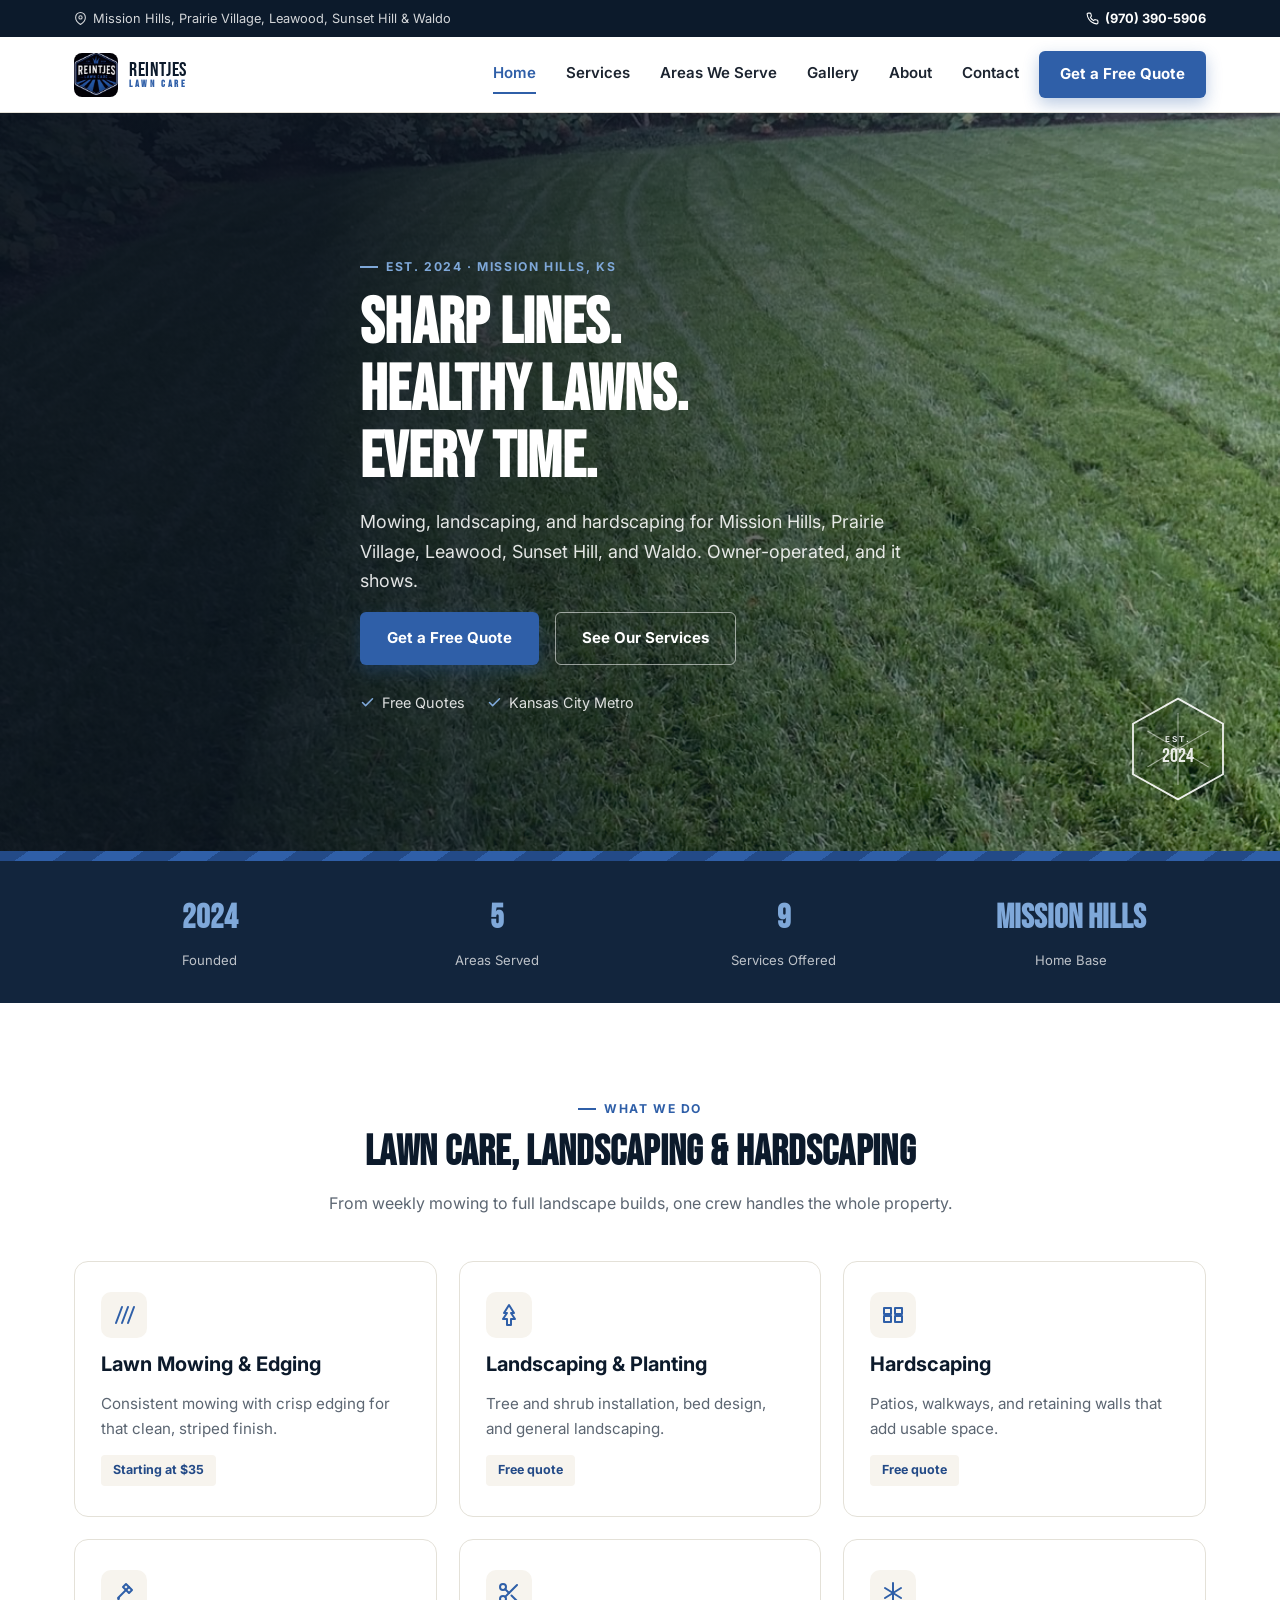
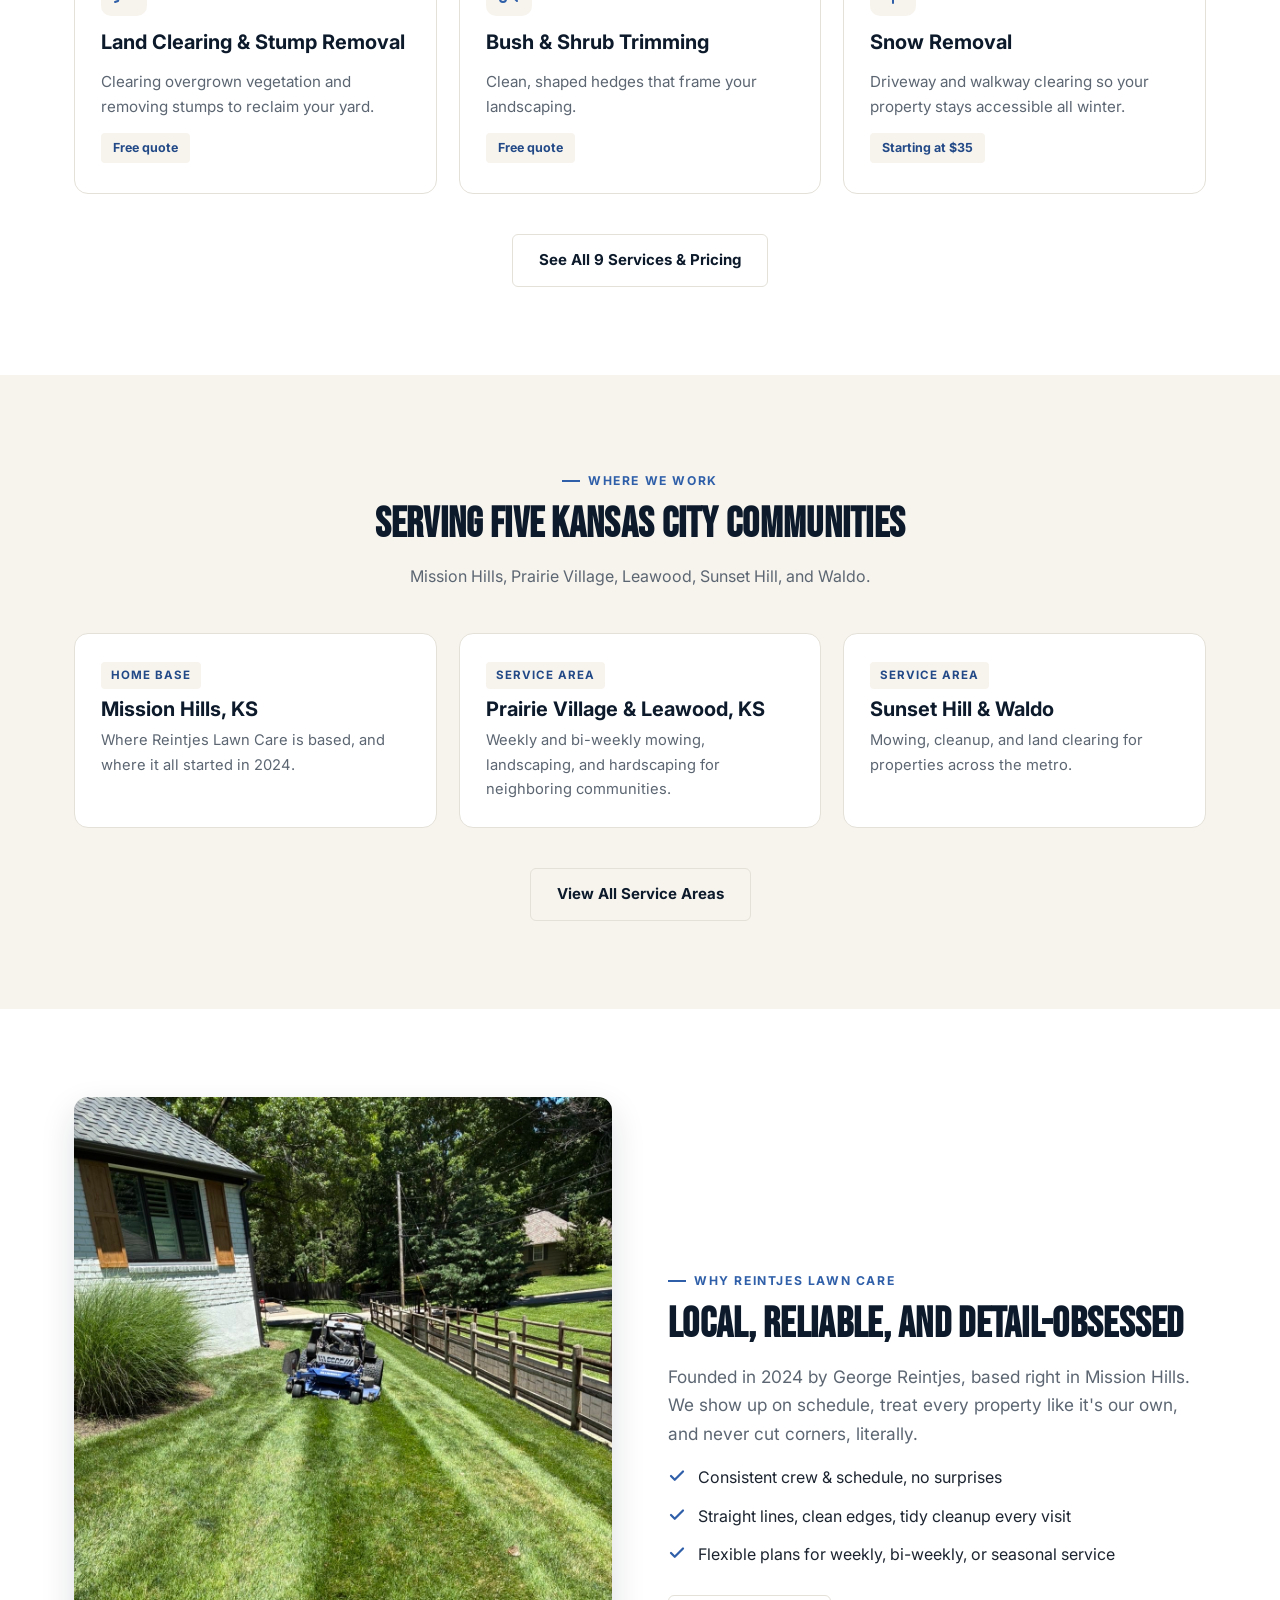
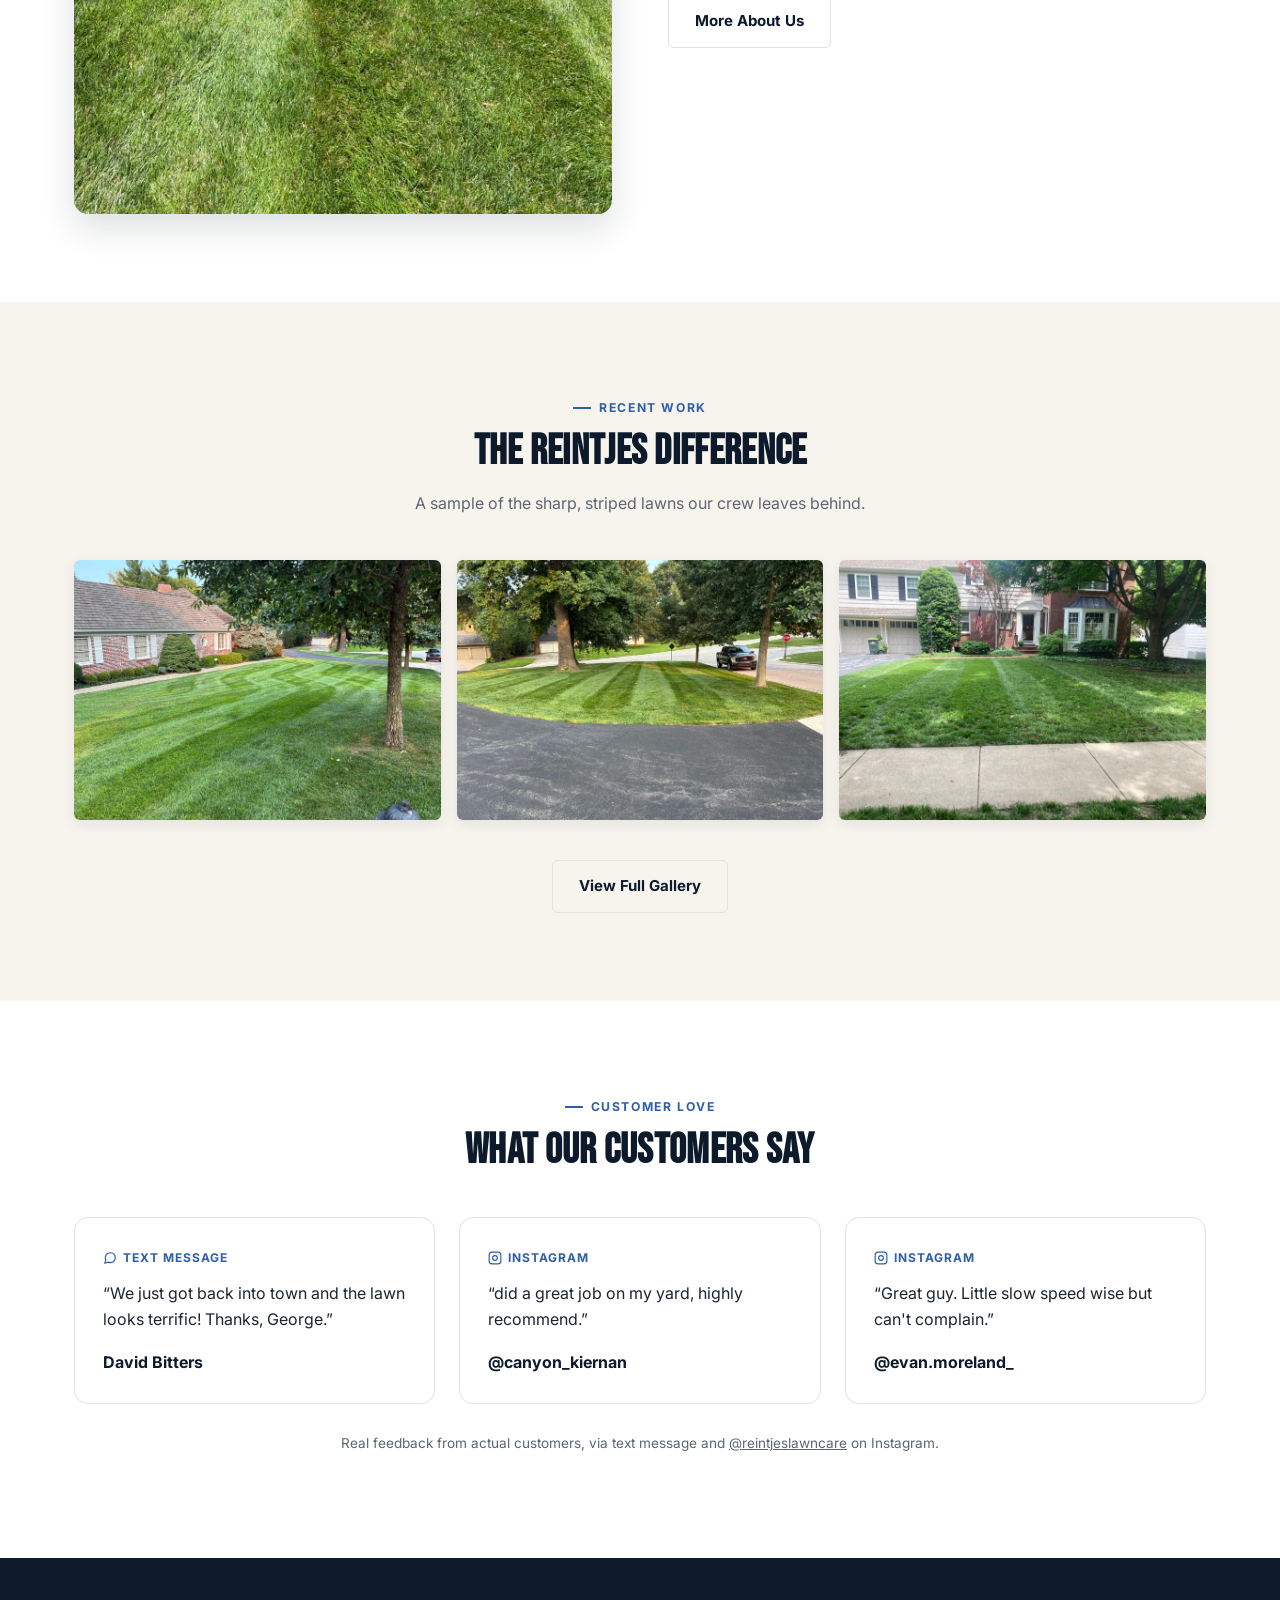
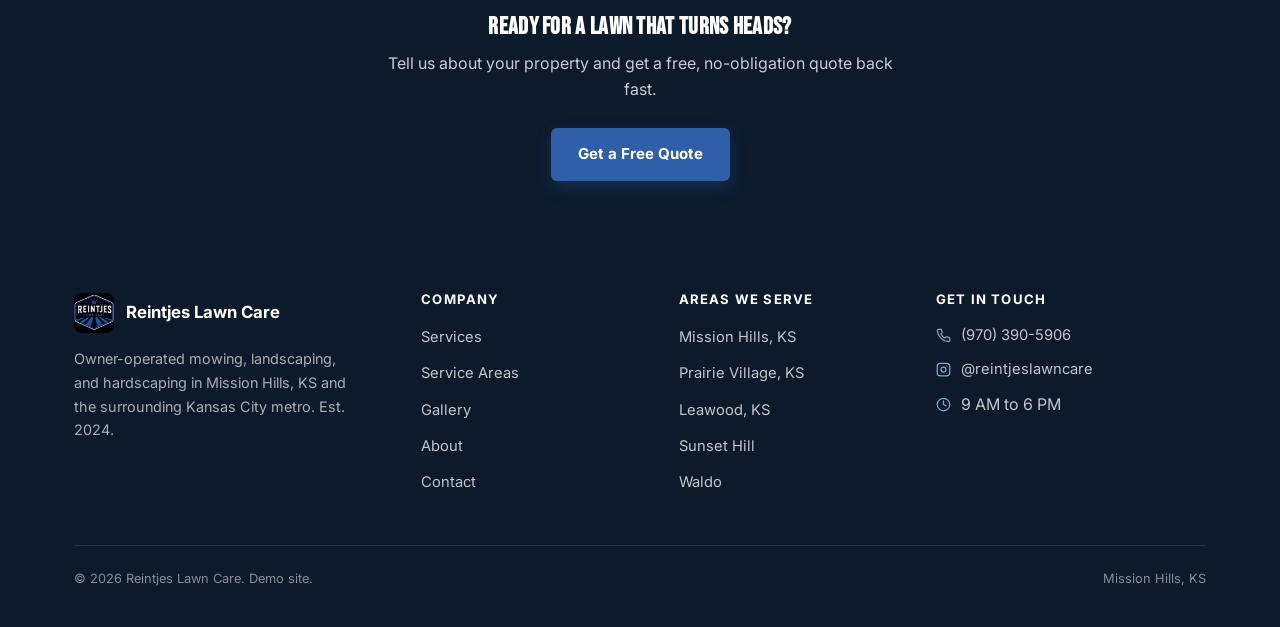
<file: index.html>
<!DOCTYPE html>
<html lang="en">
<head>
<meta charset="UTF-8">
<meta name="viewport" content="width=device-width, initial-scale=1.0">
<title>Reintjes Lawn Care | Mowing &amp; Landscaping in Mission Hills, KS</title>
<meta name="description" content="Reintjes Lawn Care provides mowing, landscaping, hardscaping, and land clearing in Mission Hills, Prairie Village, Leawood, Sunset Hill, and Waldo. Free quotes.">
<link rel="canonical" href="https://www.reintjeslawncare.org/">
<meta property="og:type" content="website">
<meta property="og:site_name" content="Reintjes Lawn Care">
<meta property="og:title" content="Reintjes Lawn Care | Mowing &amp; Landscaping in Mission Hills, KS">
<meta property="og:description" content="Mowing, landscaping, hardscaping, and land clearing in Mission Hills, Prairie Village, Leawood, Sunset Hill, and Waldo. Free quotes.">
<meta property="og:url" content="https://www.reintjeslawncare.org/">
<meta property="og:image" content="https://www.reintjeslawncare.org/assets/images/hero-lawn.jpg">
<meta name="twitter:card" content="summary_large_image">
<meta name="twitter:title" content="Reintjes Lawn Care | Mowing &amp; Landscaping in Mission Hills, KS">
<meta name="twitter:description" content="Mowing, landscaping, hardscaping, and land clearing in Mission Hills, Prairie Village, Leawood, Sunset Hill, and Waldo.">
<link rel="icon" href="/assets/images/logo.jpg">
<link rel="preconnect" href="https://fonts.googleapis.com">
<link rel="preconnect" href="https://fonts.gstatic.com" crossorigin>
<link href="https://fonts.googleapis.com/css2?family=Bebas+Neue&family=Inter:wght@400;500;600;700;800&display=swap" rel="stylesheet">
<link rel="stylesheet" href="/css/style.css">
<script type="application/ld+json">
{
  "@context": "https://schema.org",
  "@type": "LandscapingBusiness",
  "@id": "https://www.reintjeslawncare.org/#business",
  "name": "Reintjes Lawn Care",
  "image": "https://www.reintjeslawncare.org/assets/images/hero-lawn.jpg",
  "logo": "https://www.reintjeslawncare.org/assets/images/logo.jpg",
  "url": "https://www.reintjeslawncare.org/",
  "telephone": "+1-970-390-5906",
  "priceRange": "$$",
  "founder": { "@type": "Person", "name": "George Reintjes" },
  "foundingDate": "2024",
  "address": { "@type": "PostalAddress", "addressLocality": "Mission Hills", "addressRegion": "KS", "addressCountry": "US" },
  "areaServed": [
    { "@type": "Place", "name": "Mission Hills, KS" },
    { "@type": "Place", "name": "Prairie Village, KS" },
    { "@type": "Place", "name": "Leawood, KS" },
    { "@type": "Place", "name": "Sunset Hill, KS" },
    { "@type": "Place", "name": "Waldo, MO" }
  ],
  "sameAs": ["https://www.instagram.com/reintjeslawncare"],
  "hasOfferCatalog": {
    "@type": "OfferCatalog",
    "name": "Lawn Care Services",
    "itemListElement": [
      { "@type": "Offer", "itemOffered": { "@type": "Service", "name": "Lawn Mowing & Edging" }, "priceSpecification": { "@type": "UnitPriceSpecification", "price": "35", "priceCurrency": "USD", "unitText": "starting price" } },
      { "@type": "Offer", "itemOffered": { "@type": "Service", "name": "Landscaping & Planting" } },
      { "@type": "Offer", "itemOffered": { "@type": "Service", "name": "Hardscaping" } },
      { "@type": "Offer", "itemOffered": { "@type": "Service", "name": "Land Clearing & Stump Removal" } },
      { "@type": "Offer", "itemOffered": { "@type": "Service", "name": "Bush & Shrub Trimming" } },
      { "@type": "Offer", "itemOffered": { "@type": "Service", "name": "Grading & Bed Prep" } },
      { "@type": "Offer", "itemOffered": { "@type": "Service", "name": "Mulching" }, "priceSpecification": { "@type": "UnitPriceSpecification", "price": "1.30", "priceCurrency": "USD", "unitText": "per sq ft, starting price" } },
      { "@type": "Offer", "itemOffered": { "@type": "Service", "name": "Leaf Cleanup" }, "priceSpecification": { "@type": "UnitPriceSpecification", "price": "60", "priceCurrency": "USD", "unitText": "per man hour" } },
      { "@type": "Offer", "itemOffered": { "@type": "Service", "name": "Snow Removal" }, "priceSpecification": { "@type": "UnitPriceSpecification", "price": "35", "priceCurrency": "USD", "unitText": "starting price" } }
    ]
  },
  "review": [
    { "@type": "Review", "author": { "@type": "Person", "name": "David Bitters" }, "reviewBody": "We just got back into town and the lawn looks terrific! Thanks, George." },
    { "@type": "Review", "author": { "@type": "Person", "name": "canyon_kiernan" }, "reviewBody": "did a great job on my yard, highly recommend." },
    { "@type": "Review", "author": { "@type": "Person", "name": "evan.moreland_" }, "reviewBody": "Great guy. Little slow speed wise but can't complain." }
  ]
}
</script>
</head>
<body>

<div class="topbar">
  <div class="container topbar-inner">
    <span class="topbar-item"><svg viewBox="0 0 24 24" fill="none" stroke="currentColor" stroke-width="2" stroke-linecap="round" stroke-linejoin="round"><path d="M21 10c0 7-9 13-9 13s-9-6-9-13a9 9 0 0 1 18 0z"/><circle cx="12" cy="10" r="3"/></svg> Mission Hills, Prairie Village, Leawood, Sunset Hill &amp; Waldo</span>
    <a href="tel:+19703905906" class="topbar-item"><svg viewBox="0 0 24 24" fill="none" stroke="currentColor" stroke-width="2" stroke-linecap="round" stroke-linejoin="round"><path d="M22 16.92v3a2 2 0 0 1-2.18 2 19.79 19.79 0 0 1-8.63-3.07 19.5 19.5 0 0 1-6-6 19.79 19.79 0 0 1-3.07-8.67A2 2 0 0 1 4.11 2h3a2 2 0 0 1 2 1.72c.13.96.36 1.9.7 2.81a2 2 0 0 1-.45 2.11L8.09 9.91a16 16 0 0 0 6 6l1.27-1.27a2 2 0 0 1 2.11-.45c.91.34 1.85.57 2.81.7A2 2 0 0 1 22 16.92z"/></svg> (970) 390-5906</a>
  </div>
</div>

<header class="site-header" id="header">
  <div class="container header-inner">
    <a href="/" class="brand">
      <img src="/assets/images/logo.jpg" alt="Reintjes Lawn Care logo" class="brand-logo">
      <span class="brand-text">REINTJES <span>LAWN CARE</span></span>
    </a>
    <nav class="main-nav" id="main-nav">
      <a href="/" aria-current="page">Home</a>
      <a href="/services/">Services</a>
      <a href="/service-areas/">Areas We Serve</a>
      <a href="/gallery/">Gallery</a>
      <a href="/about/">About</a>
      <a href="/contact/">Contact</a>
    </nav>
    <a href="/contact/" class="btn btn-primary nav-cta">Get a Free Quote</a>
    <button class="nav-toggle" id="nav-toggle" aria-label="Toggle menu">
      <span></span><span></span><span></span>
    </button>
  </div>
</header>

<section class="hero">
  <div class="hero-media">
    <img src="/assets/images/hero-lawn.jpg" alt="Freshly mowed striped backyard lawn maintained by Reintjes Lawn Care in Mission Hills, KS">
    <div class="hero-overlay"></div>
  </div>
  <div class="container hero-content">
    <p class="eyebrow">Est. 2024 &middot; Mission Hills, KS</p>
    <h1>Sharp Lines.<br>Healthy Lawns.<br>Every Time.</h1>
    <p class="hero-sub">Mowing, landscaping, and hardscaping for Mission Hills, Prairie Village, Leawood, Sunset Hill, and Waldo. Owner-operated, and it shows.</p>
    <div class="hero-actions">
      <a href="/contact/" class="btn btn-primary">Get a Free Quote</a>
      <a href="/services/" class="btn btn-outline">See Our Services</a>
    </div>
    <ul class="hero-badges">
      <li><svg viewBox="0 0 24 24" fill="none" stroke="currentColor" stroke-width="2.5" stroke-linecap="round" stroke-linejoin="round"><polyline points="20 6 9 17 4 12"/></svg> Free Quotes</li>
      <li><svg viewBox="0 0 24 24" fill="none" stroke="currentColor" stroke-width="2.5" stroke-linecap="round" stroke-linejoin="round"><polyline points="20 6 9 17 4 12"/></svg> Kansas City Metro</li>
    </ul>
  </div>
  <svg class="est-badge" viewBox="0 0 120 120" fill="none" xmlns="http://www.w3.org/2000/svg" aria-hidden="true">
    <polygon points="60,4 110,32 110,88 60,116 10,88 10,32" stroke="currentColor" stroke-width="2"/>
    <line x1="60" y1="60" x2="60" y2="20" stroke="currentColor" stroke-width="1.2" opacity="0.55"/>
    <line x1="60" y1="60" x2="94" y2="40" stroke="currentColor" stroke-width="1.2" opacity="0.55"/>
    <line x1="60" y1="60" x2="94" y2="80" stroke="currentColor" stroke-width="1.2" opacity="0.55"/>
    <line x1="60" y1="60" x2="60" y2="100" stroke="currentColor" stroke-width="1.2" opacity="0.55"/>
    <line x1="60" y1="60" x2="26" y2="80" stroke="currentColor" stroke-width="1.2" opacity="0.55"/>
    <line x1="60" y1="60" x2="26" y2="40" stroke="currentColor" stroke-width="1.2" opacity="0.55"/>
    <text x="60" y="52" text-anchor="middle" font-family="Inter, sans-serif" font-size="9" font-weight="700" letter-spacing="2" fill="currentColor">EST.</text>
    <text x="60" y="74" text-anchor="middle" font-family="'Bebas Neue', sans-serif" font-size="22" fill="currentColor">2024</text>
  </svg>
</section>

<div class="stripe-divider"></div>

<section class="strip">
  <div class="container strip-inner">
    <div class="strip-item"><strong>2024</strong><span>Founded</span></div>
    <div class="strip-item"><strong>5</strong><span>Areas Served</span></div>
    <div class="strip-item"><strong>9</strong><span>Services Offered</span></div>
    <div class="strip-item"><strong>Mission Hills</strong><span>Home Base</span></div>
  </div>
</section>

<section class="section" id="services">
  <div class="container">
    <div class="section-head center">
      <p class="eyebrow center">What We Do</p>
      <h2 class="section-title">Lawn Care, Landscaping &amp; Hardscaping</h2>
      <p class="section-sub center">From weekly mowing to full landscape builds, one crew handles the whole property.</p>
    </div>
    <div class="services-grid">
      <div class="service-card">
        <div class="service-icon"><svg viewBox="0 0 24 24" fill="none" stroke="currentColor" stroke-width="2" stroke-linecap="round"><line x1="4" y1="20" x2="10" y2="4"/><line x1="10" y1="20" x2="16" y2="4"/><line x1="16" y1="20" x2="22" y2="4"/></svg></div>
        <h3>Lawn Mowing &amp; Edging</h3>
        <p>Consistent mowing with crisp edging for that clean, striped finish.</p>
        <div class="service-price">Starting at $35</div>
      </div>
      <div class="service-card">
        <div class="service-icon"><svg viewBox="0 0 24 24" fill="none" stroke="currentColor" stroke-width="2" stroke-linecap="round" stroke-linejoin="round"><path d="M12 2 7 10h3l-4 6h4v6h4v-6h4l-4-6h3z"/></svg></div>
        <h3>Landscaping &amp; Planting</h3>
        <p>Tree and shrub installation, bed design, and general landscaping.</p>
        <div class="service-price">Free quote</div>
      </div>
      <div class="service-card">
        <div class="service-icon"><svg viewBox="0 0 24 24" fill="none" stroke="currentColor" stroke-width="2" stroke-linejoin="round"><rect x="3" y="5" width="7" height="6"/><rect x="14" y="5" width="7" height="6"/><rect x="3" y="13" width="7" height="6"/><rect x="14" y="13" width="7" height="6"/></svg></div>
        <h3>Hardscaping</h3>
        <p>Patios, walkways, and retaining walls that add usable space.</p>
        <div class="service-price">Free quote</div>
      </div>
      <div class="service-card">
        <div class="service-icon"><svg viewBox="0 0 24 24" fill="none" stroke="currentColor" stroke-width="2" stroke-linecap="round" stroke-linejoin="round"><path d="M14 3l6 6-3 3-6-6z"/><path d="M17 6l-11 11"/><path d="M3 21l3-1 1-3"/></svg></div>
        <h3>Land Clearing &amp; Stump Removal</h3>
        <p>Clearing overgrown vegetation and removing stumps to reclaim your yard.</p>
        <div class="service-price">Free quote</div>
      </div>
      <div class="service-card">
        <div class="service-icon"><svg viewBox="0 0 24 24" fill="none" stroke="currentColor" stroke-width="2" stroke-linecap="round" stroke-linejoin="round"><circle cx="6" cy="6" r="3"/><circle cx="6" cy="18" r="3"/><line x1="20" y1="4" x2="8.12" y2="15.88"/><line x1="14.47" y1="14.48" x2="20" y2="20"/><line x1="8.12" y1="8.12" x2="12" y2="12"/></svg></div>
        <h3>Bush &amp; Shrub Trimming</h3>
        <p>Clean, shaped hedges that frame your landscaping.</p>
        <div class="service-price">Free quote</div>
      </div>
      <div class="service-card">
        <div class="service-icon"><svg viewBox="0 0 24 24" fill="none" stroke="currentColor" stroke-width="2" stroke-linecap="round"><line x1="12" y1="2" x2="12" y2="22"/><line x1="4" y1="7" x2="20" y2="17"/><line x1="20" y1="7" x2="4" y2="17"/></svg></div>
        <h3>Snow Removal</h3>
        <p>Driveway and walkway clearing so your property stays accessible all winter.</p>
        <div class="service-price">Starting at $35</div>
      </div>
    </div>
    <div class="service-more">
      <a href="/services/" class="btn btn-outline-dark">See All 9 Services &amp; Pricing</a>
    </div>
  </div>
</section>

<section class="section alt">
  <div class="container">
    <div class="section-head center">
      <p class="eyebrow center">Where We Work</p>
      <h2 class="section-title">Serving Five Kansas City Communities</h2>
      <p class="section-sub center">Mission Hills, Prairie Village, Leawood, Sunset Hill, and Waldo.</p>
    </div>
    <div class="areas-grid">
      <div class="area-card">
        <span class="area-tag">Home Base</span>
        <h3>Mission Hills, KS</h3>
        <p>Where Reintjes Lawn Care is based, and where it all started in 2024.</p>
      </div>
      <div class="area-card">
        <span class="area-tag">Service Area</span>
        <h3>Prairie Village &amp; Leawood, KS</h3>
        <p>Weekly and bi-weekly mowing, landscaping, and hardscaping for neighboring communities.</p>
      </div>
      <div class="area-card">
        <span class="area-tag">Service Area</span>
        <h3>Sunset Hill &amp; Waldo</h3>
        <p>Mowing, cleanup, and land clearing for properties across the metro.</p>
      </div>
    </div>
    <div class="service-more">
      <a href="/service-areas/" class="btn btn-outline-dark">View All Service Areas</a>
    </div>
  </div>
</section>

<section class="section">
  <div class="container about-grid">
    <div class="about-media">
      <img src="/assets/images/gallery-2.jpg" alt="Reintjes Lawn Care zero-turn mower striping a backyard along a fence line" loading="lazy">
    </div>
    <div class="about-copy">
      <p class="eyebrow">Why Reintjes Lawn Care</p>
      <h2 class="section-title">Local, Reliable, and Detail-Obsessed</h2>
      <p class="lede">Founded in 2024 by George Reintjes, based right in Mission Hills. We show up on schedule, treat every property like it's our own, and never cut corners, literally.</p>
      <ul class="checklist">
        <li>Consistent crew &amp; schedule, no surprises</li>
        <li>Straight lines, clean edges, tidy cleanup every visit</li>
        <li>Flexible plans for weekly, bi-weekly, or seasonal service</li>
      </ul>
      <a href="/about/" class="btn btn-outline-dark">More About Us</a>
    </div>
  </div>
</section>

<section class="section alt">
  <div class="container">
    <div class="section-head center">
      <p class="eyebrow center">Recent Work</p>
      <h2 class="section-title">The Reintjes Difference</h2>
      <p class="section-sub center">A sample of the sharp, striped lawns our crew leaves behind.</p>
    </div>
    <div class="gallery-grid gallery-preview">
      <div class="gallery-item">
        <img src="/assets/images/gallery-3.jpg" alt="Striped front lawn along a driveway in Mission Hills, KS" loading="lazy">
      </div>
      <div class="gallery-item">
        <img src="/assets/images/gallery-6.jpg" alt="Striped corner-lot lawn near a stop sign" loading="lazy">
      </div>
      <div class="gallery-item">
        <img src="/assets/images/gallery-8.jpg" alt="Striped front lawn of a brick colonial home" loading="lazy">
      </div>
    </div>
    <div class="service-more">
      <a href="/gallery/" class="btn btn-outline-dark">View Full Gallery</a>
    </div>
  </div>
</section>

<section class="section" id="reviews">
  <div class="container">
    <div class="section-head center">
      <p class="eyebrow center">Customer Love</p>
      <h2 class="section-title">What Our Customers Say</h2>
    </div>
    <div class="reviews-grid">
      <div class="review-card">
        <div class="review-source"><svg viewBox="0 0 24 24" fill="none" stroke="currentColor" stroke-width="2" stroke-linecap="round" stroke-linejoin="round"><path d="M21 11.5a8.38 8.38 0 0 1-.9 3.8 8.5 8.5 0 0 1-7.6 4.7 8.38 8.38 0 0 1-3.8-.9L3 21l1.9-5.7a8.38 8.38 0 0 1-.9-3.8 8.5 8.5 0 0 1 4.7-7.6 8.38 8.38 0 0 1 3.8-.9h.5a8.48 8.48 0 0 1 8 8v.5z"/></svg> Text Message</div>
        <p>&ldquo;We just got back into town and the lawn looks terrific! Thanks, George.&rdquo;</p>
        <span class="review-author">David Bitters</span>
      </div>
      <div class="review-card">
        <div class="review-source"><svg viewBox="0 0 24 24" fill="none" stroke="currentColor" stroke-width="2" stroke-linecap="round" stroke-linejoin="round"><rect x="2" y="2" width="20" height="20" rx="5"/><circle cx="12" cy="12" r="4"/><circle cx="17.5" cy="6.5" r="0.8" fill="currentColor" stroke="none"/></svg> Instagram</div>
        <p>&ldquo;did a great job on my yard, highly recommend.&rdquo;</p>
        <span class="review-author">@canyon_kiernan</span>
      </div>
      <div class="review-card">
        <div class="review-source"><svg viewBox="0 0 24 24" fill="none" stroke="currentColor" stroke-width="2" stroke-linecap="round" stroke-linejoin="round"><rect x="2" y="2" width="20" height="20" rx="5"/><circle cx="12" cy="12" r="4"/><circle cx="17.5" cy="6.5" r="0.8" fill="currentColor" stroke="none"/></svg> Instagram</div>
        <p>&ldquo;Great guy. Little slow speed wise but can't complain.&rdquo;</p>
        <span class="review-author">@evan.moreland_</span>
      </div>
    </div>
    <p class="section-sub center placeholder-note" style="margin-top:28px;">Real feedback from actual customers, via text message and <a href="https://www.instagram.com/reintjeslawncare" target="_blank" rel="noopener">@reintjeslawncare</a> on Instagram.</p>
  </div>
</section>

<section class="cta-band">
  <div class="container">
    <h2>Ready for a Lawn That Turns Heads?</h2>
    <p>Tell us about your property and get a free, no-obligation quote back fast.</p>
    <a href="/contact/" class="btn btn-primary">Get a Free Quote</a>
  </div>
</section>

<footer class="site-footer">
  <div class="container">
    <div class="footer-grid">
      <div class="footer-col">
        <div class="footer-brand">
          <img src="/assets/images/logo.jpg" alt="Reintjes Lawn Care logo">
          <p>Reintjes Lawn Care</p>
        </div>
        <p class="footer-desc">Owner-operated mowing, landscaping, and hardscaping in Mission Hills, KS and the surrounding Kansas City metro. Est. 2024.</p>
      </div>
      <div class="footer-col">
        <h4>Company</h4>
        <ul>
          <li><a href="/services/">Services</a></li>
          <li><a href="/service-areas/">Service Areas</a></li>
          <li><a href="/gallery/">Gallery</a></li>
          <li><a href="/about/">About</a></li>
          <li><a href="/contact/">Contact</a></li>
        </ul>
      </div>
      <div class="footer-col">
        <h4>Areas We Serve</h4>
        <ul>
          <li><a href="/service-areas/">Mission Hills, KS</a></li>
          <li><a href="/service-areas/">Prairie Village, KS</a></li>
          <li><a href="/service-areas/">Leawood, KS</a></li>
          <li><a href="/service-areas/">Sunset Hill</a></li>
          <li><a href="/service-areas/">Waldo</a></li>
        </ul>
      </div>
      <div class="footer-col">
        <h4>Get In Touch</h4>
        <ul class="footer-contact">
          <li><svg viewBox="0 0 24 24" fill="none" stroke="currentColor" stroke-width="2" stroke-linecap="round" stroke-linejoin="round"><path d="M22 16.92v3a2 2 0 0 1-2.18 2 19.79 19.79 0 0 1-8.63-3.07 19.5 19.5 0 0 1-6-6 19.79 19.79 0 0 1-3.07-8.67A2 2 0 0 1 4.11 2h3a2 2 0 0 1 2 1.72c.13.96.36 1.9.7 2.81a2 2 0 0 1-.45 2.11L8.09 9.91a16 16 0 0 0 6 6l1.27-1.27a2 2 0 0 1 2.11-.45c.91.34 1.85.57 2.81.7A2 2 0 0 1 22 16.92z"/></svg><a href="tel:+19703905906">(970) 390-5906</a></li>
          <li><svg viewBox="0 0 24 24" fill="none" stroke="currentColor" stroke-width="2" stroke-linecap="round" stroke-linejoin="round"><rect x="2" y="2" width="20" height="20" rx="5"/><circle cx="12" cy="12" r="4"/><circle cx="17.5" cy="6.5" r="0.8" fill="currentColor" stroke="none"/></svg><a href="https://www.instagram.com/reintjeslawncare" target="_blank" rel="noopener">@reintjeslawncare</a></li>
          <li><svg viewBox="0 0 24 24" fill="none" stroke="currentColor" stroke-width="2" stroke-linecap="round" stroke-linejoin="round"><circle cx="12" cy="12" r="10"/><polyline points="12 6 12 12 16 14"/></svg>9 AM to 6 PM</li>
        </ul>
      </div>
    </div>
    <div class="footer-bottom">
      <p>&copy; <span id="year"></span> Reintjes Lawn Care. Demo site.</p>
      <p>Mission Hills, KS</p>
    </div>
  </div>
</footer>

<a href="/contact/" class="floating-cta">Get a Free Quote</a>

<script src="/js/script.js"></script>
</body>
</html>
</file>
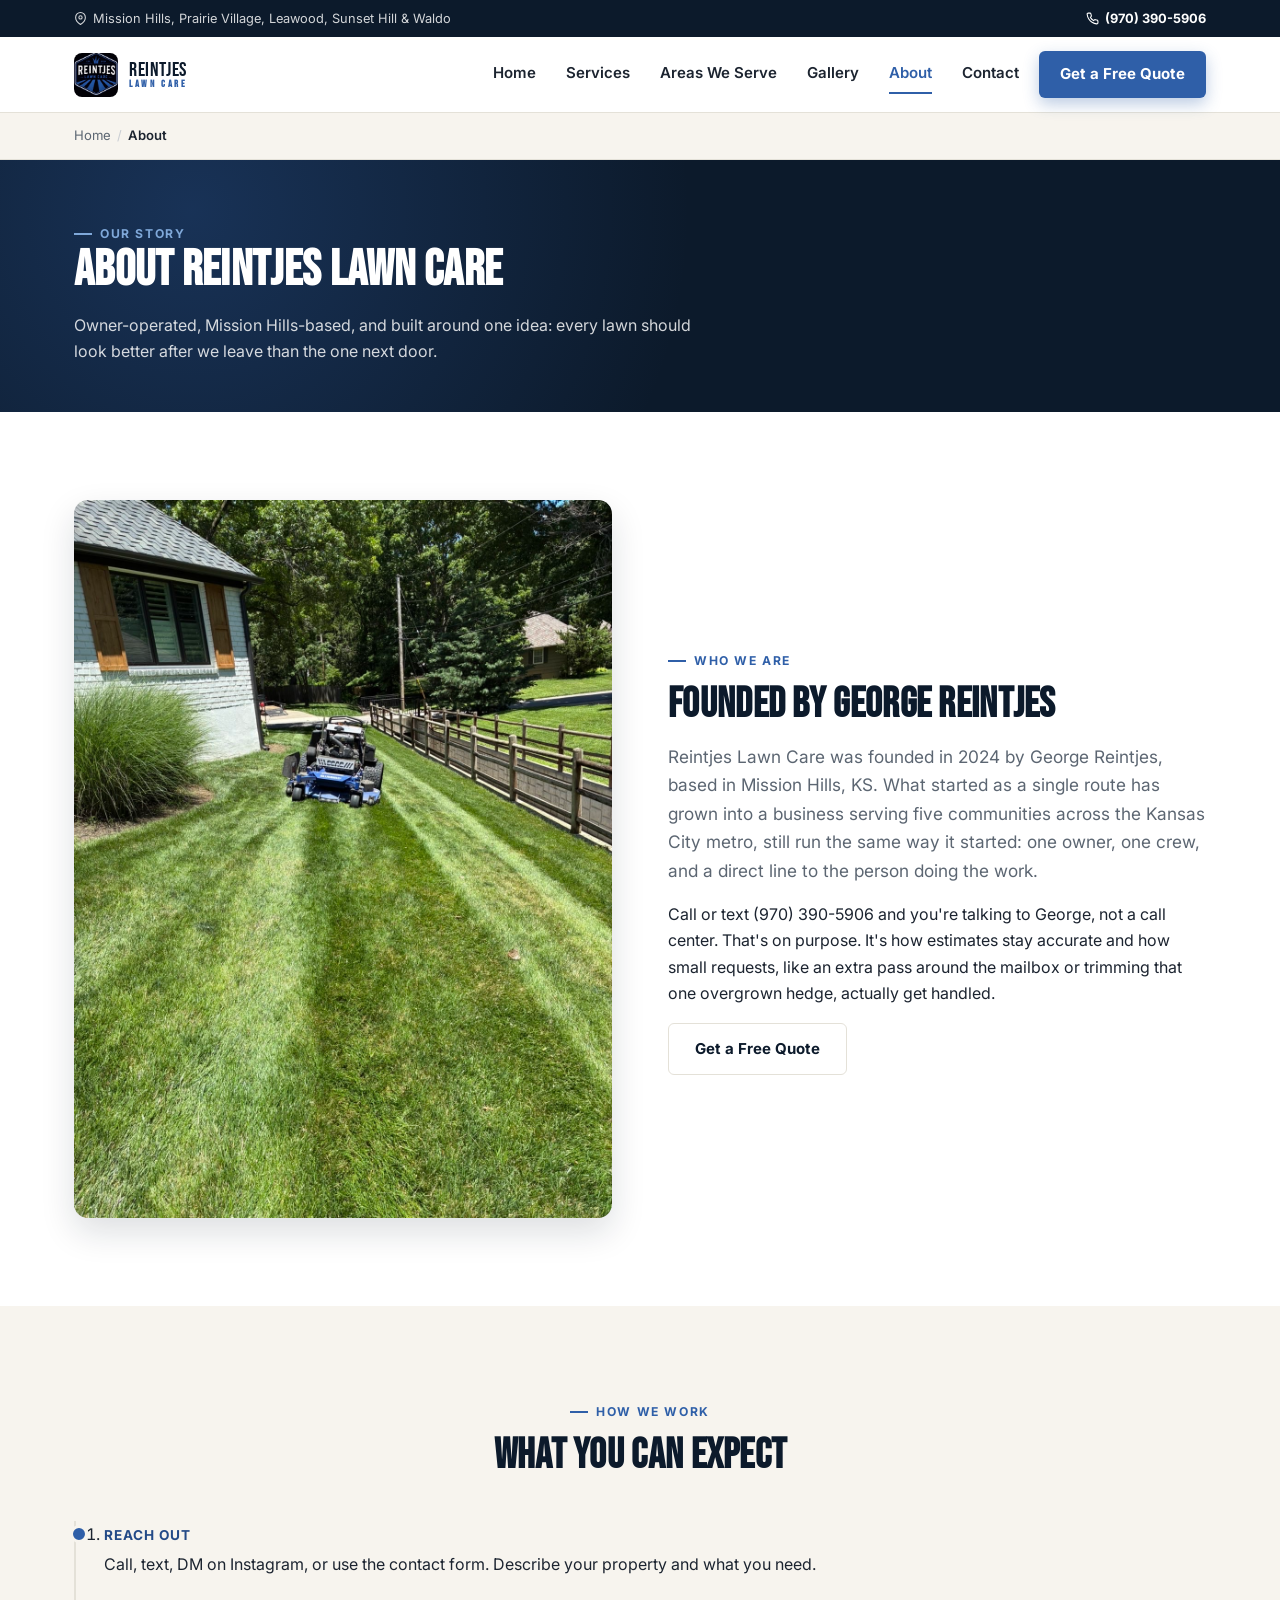
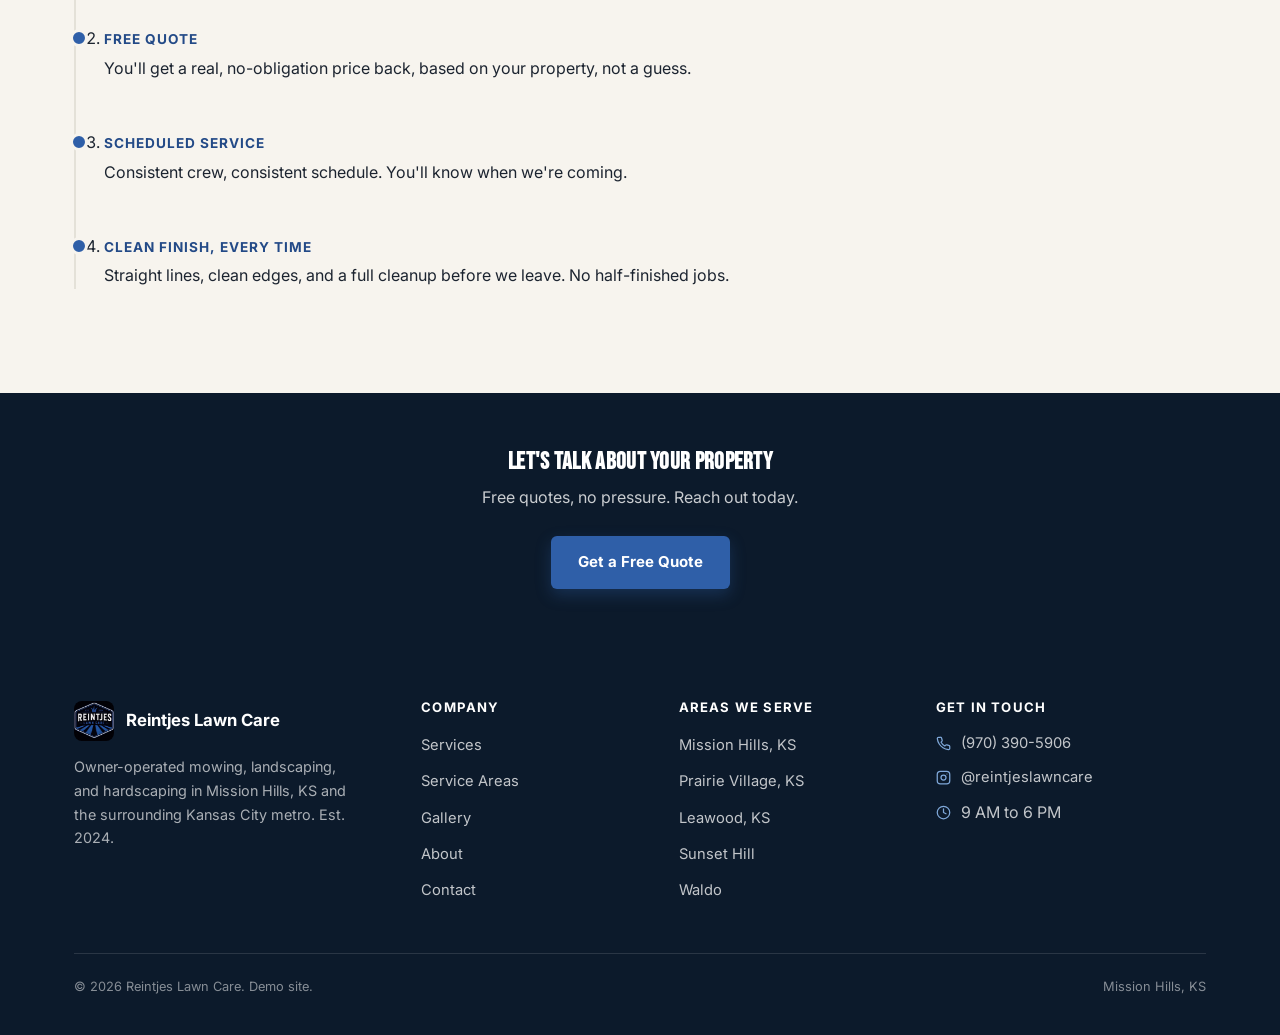
<file: about/index.html>
<!DOCTYPE html>
<html lang="en">
<head>
<meta charset="UTF-8">
<meta name="viewport" content="width=device-width, initial-scale=1.0">
<title>About Us | Reintjes Lawn Care, Mission Hills, KS</title>
<meta name="description" content="Reintjes Lawn Care was founded in 2024 by George Reintjes in Mission Hills, KS. Owner-operated mowing, landscaping, and hardscaping for the Kansas City metro.">
<link rel="canonical" href="https://www.reintjeslawncare.org/about/">
<meta property="og:type" content="website">
<meta property="og:site_name" content="Reintjes Lawn Care">
<meta property="og:title" content="About Reintjes Lawn Care">
<meta property="og:description" content="Founded in 2024 by George Reintjes in Mission Hills, KS.">
<meta property="og:url" content="https://www.reintjeslawncare.org/about/">
<link rel="icon" href="/assets/images/logo.jpg">
<link rel="preconnect" href="https://fonts.googleapis.com">
<link rel="preconnect" href="https://fonts.gstatic.com" crossorigin>
<link href="https://fonts.googleapis.com/css2?family=Bebas+Neue&family=Inter:wght@400;500;600;700;800&display=swap" rel="stylesheet">
<link rel="stylesheet" href="/css/style.css">
<script type="application/ld+json">
{
  "@context": "https://schema.org",
  "@type": "BreadcrumbList",
  "itemListElement": [
    { "@type": "ListItem", "position": 1, "name": "Home", "item": "https://www.reintjeslawncare.org/" },
    { "@type": "ListItem", "position": 2, "name": "About", "item": "https://www.reintjeslawncare.org/about/" }
  ]
}
</script>
</head>
<body>

<div class="topbar">
  <div class="container topbar-inner">
    <span class="topbar-item"><svg viewBox="0 0 24 24" fill="none" stroke="currentColor" stroke-width="2" stroke-linecap="round" stroke-linejoin="round"><path d="M21 10c0 7-9 13-9 13s-9-6-9-13a9 9 0 0 1 18 0z"/><circle cx="12" cy="10" r="3"/></svg> Mission Hills, Prairie Village, Leawood, Sunset Hill &amp; Waldo</span>
    <a href="tel:+19703905906" class="topbar-item"><svg viewBox="0 0 24 24" fill="none" stroke="currentColor" stroke-width="2" stroke-linecap="round" stroke-linejoin="round"><path d="M22 16.92v3a2 2 0 0 1-2.18 2 19.79 19.79 0 0 1-8.63-3.07 19.5 19.5 0 0 1-6-6 19.79 19.79 0 0 1-3.07-8.67A2 2 0 0 1 4.11 2h3a2 2 0 0 1 2 1.72c.13.96.36 1.9.7 2.81a2 2 0 0 1-.45 2.11L8.09 9.91a16 16 0 0 0 6 6l1.27-1.27a2 2 0 0 1 2.11-.45c.91.34 1.85.57 2.81.7A2 2 0 0 1 22 16.92z"/></svg> (970) 390-5906</a>
  </div>
</div>

<header class="site-header" id="header">
  <div class="container header-inner">
    <a href="/" class="brand">
      <img src="/assets/images/logo.jpg" alt="Reintjes Lawn Care logo" class="brand-logo">
      <span class="brand-text">REINTJES <span>LAWN CARE</span></span>
    </a>
    <nav class="main-nav" id="main-nav">
      <a href="/">Home</a>
      <a href="/services/">Services</a>
      <a href="/service-areas/">Areas We Serve</a>
      <a href="/gallery/">Gallery</a>
      <a href="/about/" aria-current="page">About</a>
      <a href="/contact/">Contact</a>
    </nav>
    <a href="/contact/" class="btn btn-primary nav-cta">Get a Free Quote</a>
    <button class="nav-toggle" id="nav-toggle" aria-label="Toggle menu">
      <span></span><span></span><span></span>
    </button>
  </div>
</header>

<nav class="breadcrumbs" aria-label="Breadcrumb">
  <div class="container">
    <ol>
      <li><a href="/">Home</a></li>
      <li aria-current="page">About</li>
    </ol>
  </div>
</nav>

<section class="page-hero">
  <div class="container">
    <p class="eyebrow">Our Story</p>
    <h1>About Reintjes Lawn Care</h1>
    <p>Owner-operated, Mission Hills-based, and built around one idea: every lawn should look better after we leave than the one next door.</p>
  </div>
</section>

<section class="section">
  <div class="container about-grid">
    <div class="about-media">
      <img src="/assets/images/gallery-2.jpg" alt="George Reintjes mowing a backyard lawn along a fence line" loading="lazy">
    </div>
    <div class="about-copy">
      <p class="eyebrow">Who We Are</p>
      <h2 class="section-title">Founded by George Reintjes</h2>
      <p class="lede">Reintjes Lawn Care was founded in 2024 by George Reintjes, based in Mission Hills, KS. What started as a single route has grown into a business serving five communities across the Kansas City metro, still run the same way it started: one owner, one crew, and a direct line to the person doing the work.</p>
      <p>Call or text (970) 390-5906 and you're talking to George, not a call center. That's on purpose. It's how estimates stay accurate and how small requests, like an extra pass around the mailbox or trimming that one overgrown hedge, actually get handled.</p>
      <a href="/contact/" class="btn btn-outline-dark">Get a Free Quote</a>
    </div>
  </div>
</section>

<section class="section alt">
  <div class="container">
    <div class="section-head center">
      <p class="eyebrow center">How We Work</p>
      <h2 class="section-title">What You Can Expect</h2>
    </div>
    <ol class="timeline">
      <li class="timeline-item">
        <strong>Reach Out</strong>
        <p>Call, text, DM on Instagram, or use the contact form. Describe your property and what you need.</p>
      </li>
      <li class="timeline-item">
        <strong>Free Quote</strong>
        <p>You'll get a real, no-obligation price back, based on your property, not a guess.</p>
      </li>
      <li class="timeline-item">
        <strong>Scheduled Service</strong>
        <p>Consistent crew, consistent schedule. You'll know when we're coming.</p>
      </li>
      <li class="timeline-item">
        <strong>Clean Finish, Every Time</strong>
        <p>Straight lines, clean edges, and a full cleanup before we leave. No half-finished jobs.</p>
      </li>
    </ol>
  </div>
</section>

<section class="cta-band">
  <div class="container">
    <h2>Let's Talk About Your Property</h2>
    <p>Free quotes, no pressure. Reach out today.</p>
    <a href="/contact/" class="btn btn-primary">Get a Free Quote</a>
  </div>
</section>

<footer class="site-footer">
  <div class="container">
    <div class="footer-grid">
      <div class="footer-col">
        <div class="footer-brand">
          <img src="/assets/images/logo.jpg" alt="Reintjes Lawn Care logo">
          <p>Reintjes Lawn Care</p>
        </div>
        <p class="footer-desc">Owner-operated mowing, landscaping, and hardscaping in Mission Hills, KS and the surrounding Kansas City metro. Est. 2024.</p>
      </div>
      <div class="footer-col">
        <h4>Company</h4>
        <ul>
          <li><a href="/services/">Services</a></li>
          <li><a href="/service-areas/">Service Areas</a></li>
          <li><a href="/gallery/">Gallery</a></li>
          <li><a href="/about/">About</a></li>
          <li><a href="/contact/">Contact</a></li>
        </ul>
      </div>
      <div class="footer-col">
        <h4>Areas We Serve</h4>
        <ul>
          <li><a href="/service-areas/">Mission Hills, KS</a></li>
          <li><a href="/service-areas/">Prairie Village, KS</a></li>
          <li><a href="/service-areas/">Leawood, KS</a></li>
          <li><a href="/service-areas/">Sunset Hill</a></li>
          <li><a href="/service-areas/">Waldo</a></li>
        </ul>
      </div>
      <div class="footer-col">
        <h4>Get In Touch</h4>
        <ul class="footer-contact">
          <li><svg viewBox="0 0 24 24" fill="none" stroke="currentColor" stroke-width="2" stroke-linecap="round" stroke-linejoin="round"><path d="M22 16.92v3a2 2 0 0 1-2.18 2 19.79 19.79 0 0 1-8.63-3.07 19.5 19.5 0 0 1-6-6 19.79 19.79 0 0 1-3.07-8.67A2 2 0 0 1 4.11 2h3a2 2 0 0 1 2 1.72c.13.96.36 1.9.7 2.81a2 2 0 0 1-.45 2.11L8.09 9.91a16 16 0 0 0 6 6l1.27-1.27a2 2 0 0 1 2.11-.45c.91.34 1.85.57 2.81.7A2 2 0 0 1 22 16.92z"/></svg><a href="tel:+19703905906">(970) 390-5906</a></li>
          <li><svg viewBox="0 0 24 24" fill="none" stroke="currentColor" stroke-width="2" stroke-linecap="round" stroke-linejoin="round"><rect x="2" y="2" width="20" height="20" rx="5"/><circle cx="12" cy="12" r="4"/><circle cx="17.5" cy="6.5" r="0.8" fill="currentColor" stroke="none"/></svg><a href="https://www.instagram.com/reintjeslawncare" target="_blank" rel="noopener">@reintjeslawncare</a></li>
          <li><svg viewBox="0 0 24 24" fill="none" stroke="currentColor" stroke-width="2" stroke-linecap="round" stroke-linejoin="round"><circle cx="12" cy="12" r="10"/><polyline points="12 6 12 12 16 14"/></svg>9 AM to 6 PM</li>
        </ul>
      </div>
    </div>
    <div class="footer-bottom">
      <p>&copy; <span id="year"></span> Reintjes Lawn Care. Demo site.</p>
      <p>Mission Hills, KS</p>
    </div>
  </div>
</footer>

<a href="/contact/" class="floating-cta">Get a Free Quote</a>

<script src="/js/script.js"></script>
</body>
</html>
</file>
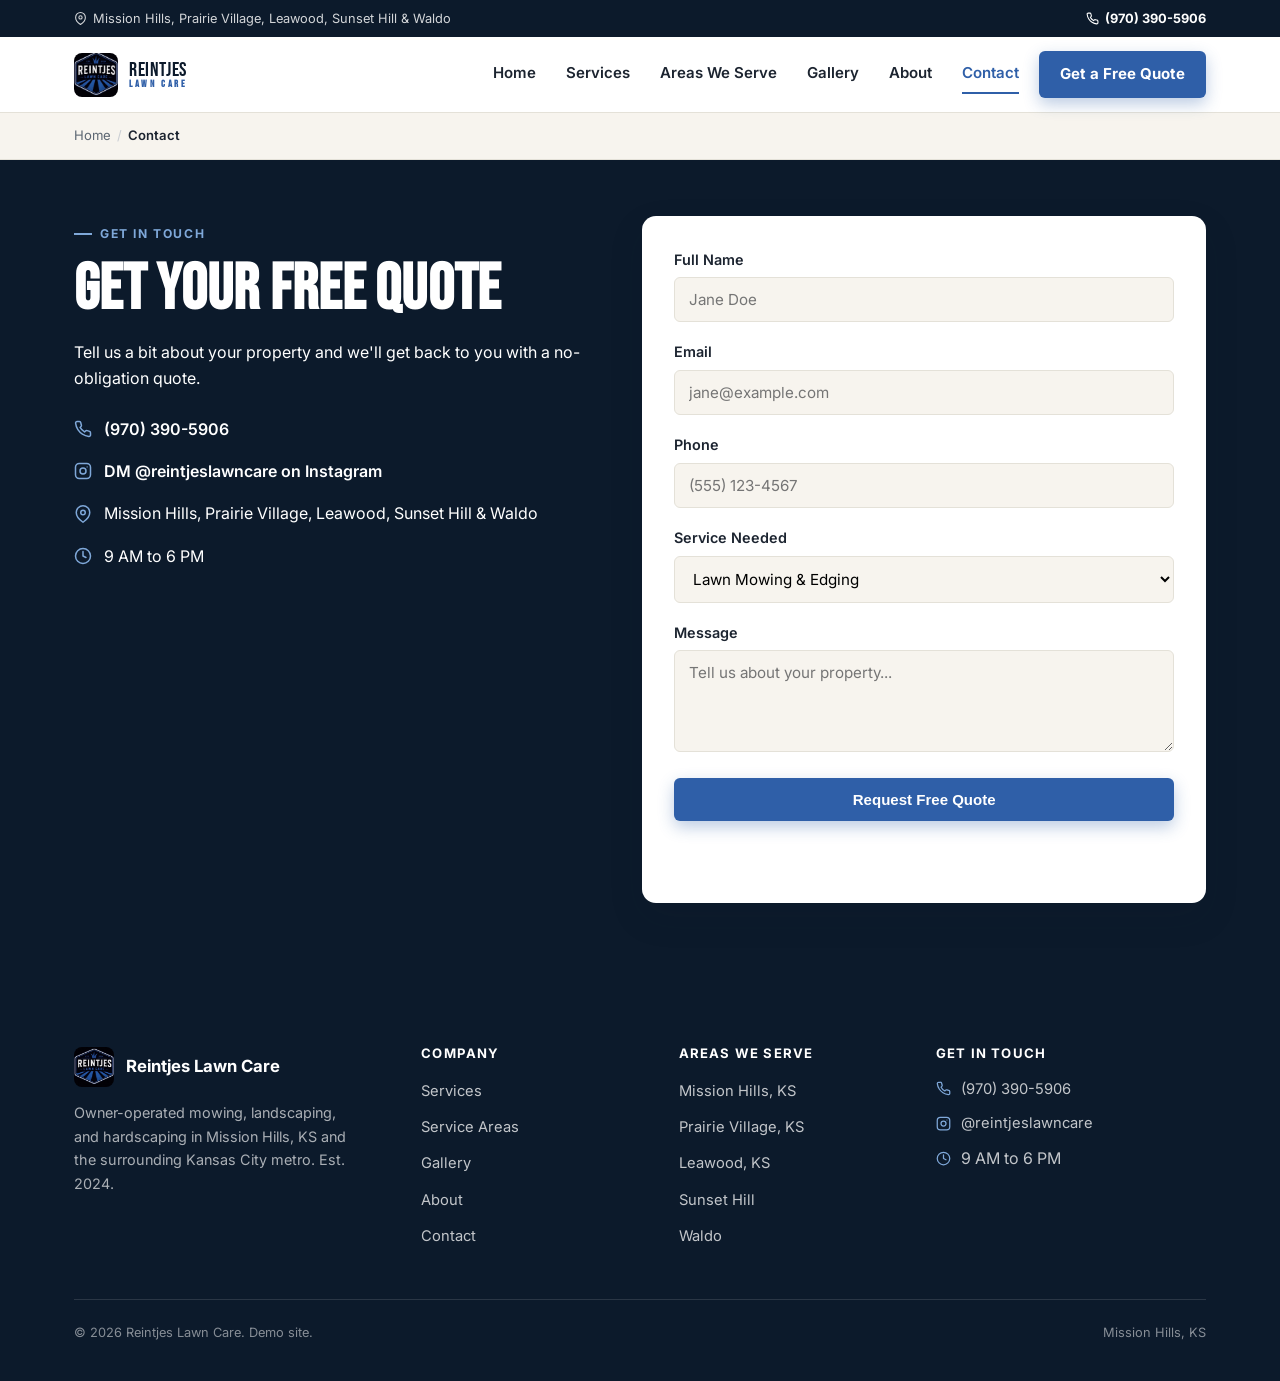
<file: contact/index.html>
<!DOCTYPE html>
<html lang="en">
<head>
<meta charset="UTF-8">
<meta name="viewport" content="width=device-width, initial-scale=1.0">
<title>Contact &amp; Free Quote | Reintjes Lawn Care</title>
<meta name="description" content="Get a free, no-obligation lawn care quote from Reintjes Lawn Care. Call or text (970) 390-5906, DM on Instagram, or use the contact form.">
<link rel="canonical" href="https://www.reintjeslawncare.org/contact/">
<meta property="og:type" content="website">
<meta property="og:site_name" content="Reintjes Lawn Care">
<meta property="og:title" content="Contact &amp; Free Quote | Reintjes Lawn Care">
<meta property="og:description" content="Call or text (970) 390-5906 for a free, no-obligation lawn care quote.">
<meta property="og:url" content="https://www.reintjeslawncare.org/contact/">
<link rel="icon" href="/assets/images/logo.jpg">
<link rel="preconnect" href="https://fonts.googleapis.com">
<link rel="preconnect" href="https://fonts.gstatic.com" crossorigin>
<link href="https://fonts.googleapis.com/css2?family=Bebas+Neue&family=Inter:wght@400;500;600;700;800&display=swap" rel="stylesheet">
<link rel="stylesheet" href="/css/style.css">
<script type="application/ld+json">
{
  "@context": "https://schema.org",
  "@type": "BreadcrumbList",
  "itemListElement": [
    { "@type": "ListItem", "position": 1, "name": "Home", "item": "https://www.reintjeslawncare.org/" },
    { "@type": "ListItem", "position": 2, "name": "Contact", "item": "https://www.reintjeslawncare.org/contact/" }
  ]
}
</script>
</head>
<body>

<div class="topbar">
  <div class="container topbar-inner">
    <span class="topbar-item"><svg viewBox="0 0 24 24" fill="none" stroke="currentColor" stroke-width="2" stroke-linecap="round" stroke-linejoin="round"><path d="M21 10c0 7-9 13-9 13s-9-6-9-13a9 9 0 0 1 18 0z"/><circle cx="12" cy="10" r="3"/></svg> Mission Hills, Prairie Village, Leawood, Sunset Hill &amp; Waldo</span>
    <a href="tel:+19703905906" class="topbar-item"><svg viewBox="0 0 24 24" fill="none" stroke="currentColor" stroke-width="2" stroke-linecap="round" stroke-linejoin="round"><path d="M22 16.92v3a2 2 0 0 1-2.18 2 19.79 19.79 0 0 1-8.63-3.07 19.5 19.5 0 0 1-6-6 19.79 19.79 0 0 1-3.07-8.67A2 2 0 0 1 4.11 2h3a2 2 0 0 1 2 1.72c.13.96.36 1.9.7 2.81a2 2 0 0 1-.45 2.11L8.09 9.91a16 16 0 0 0 6 6l1.27-1.27a2 2 0 0 1 2.11-.45c.91.34 1.85.57 2.81.7A2 2 0 0 1 22 16.92z"/></svg> (970) 390-5906</a>
  </div>
</div>

<header class="site-header" id="header">
  <div class="container header-inner">
    <a href="/" class="brand">
      <img src="/assets/images/logo.jpg" alt="Reintjes Lawn Care logo" class="brand-logo">
      <span class="brand-text">REINTJES <span>LAWN CARE</span></span>
    </a>
    <nav class="main-nav" id="main-nav">
      <a href="/">Home</a>
      <a href="/services/">Services</a>
      <a href="/service-areas/">Areas We Serve</a>
      <a href="/gallery/">Gallery</a>
      <a href="/about/">About</a>
      <a href="/contact/" aria-current="page">Contact</a>
    </nav>
    <a href="/contact/" class="btn btn-primary nav-cta">Get a Free Quote</a>
    <button class="nav-toggle" id="nav-toggle" aria-label="Toggle menu">
      <span></span><span></span><span></span>
    </button>
  </div>
</header>

<nav class="breadcrumbs" aria-label="Breadcrumb">
  <div class="container">
    <ol>
      <li><a href="/">Home</a></li>
      <li aria-current="page">Contact</li>
    </ol>
  </div>
</nav>

<section class="section cta-section" style="padding-top:56px;">
  <div class="container contact-grid">
    <div class="contact-info">
      <p class="eyebrow">Get In Touch</p>
      <h1 class="section-title">Get Your Free Quote</h1>
      <p>Tell us a bit about your property and we'll get back to you with a no-obligation quote.</p>
      <ul class="contact-details">
        <li><svg viewBox="0 0 24 24" fill="none" stroke="currentColor" stroke-width="2" stroke-linecap="round" stroke-linejoin="round"><path d="M22 16.92v3a2 2 0 0 1-2.18 2 19.79 19.79 0 0 1-8.63-3.07 19.5 19.5 0 0 1-6-6 19.79 19.79 0 0 1-3.07-8.67A2 2 0 0 1 4.11 2h3a2 2 0 0 1 2 1.72c.13.96.36 1.9.7 2.81a2 2 0 0 1-.45 2.11L8.09 9.91a16 16 0 0 0 6 6l1.27-1.27a2 2 0 0 1 2.11-.45c.91.34 1.85.57 2.81.7A2 2 0 0 1 22 16.92z"/></svg><a href="tel:+19703905906">(970) 390-5906</a></li>
        <li><svg viewBox="0 0 24 24" fill="none" stroke="currentColor" stroke-width="2" stroke-linecap="round" stroke-linejoin="round"><rect x="2" y="2" width="20" height="20" rx="5"/><circle cx="12" cy="12" r="4"/><circle cx="17.5" cy="6.5" r="0.8" fill="currentColor" stroke="none"/></svg><a href="https://www.instagram.com/reintjeslawncare" target="_blank" rel="noopener">DM @reintjeslawncare on Instagram</a></li>
        <li><svg viewBox="0 0 24 24" fill="none" stroke="currentColor" stroke-width="2" stroke-linecap="round" stroke-linejoin="round"><path d="M21 10c0 7-9 13-9 13s-9-6-9-13a9 9 0 0 1 18 0z"/><circle cx="12" cy="10" r="3"/></svg>Mission Hills, Prairie Village, Leawood, Sunset Hill &amp; Waldo</li>
        <li><svg viewBox="0 0 24 24" fill="none" stroke="currentColor" stroke-width="2" stroke-linecap="round" stroke-linejoin="round"><circle cx="12" cy="12" r="10"/><polyline points="12 6 12 12 16 14"/></svg>9 AM to 6 PM</li>
      </ul>
    </div>
    <form class="contact-form" id="quote-form" action="https://formspree.io/f/mvkovvql" method="POST">
      <input type="hidden" name="_subject" value="New quote request from reintjeslawncare.org">
      <div class="form-row">
        <label for="name">Full Name</label>
        <input type="text" id="name" name="name" required placeholder="Jane Doe">
      </div>
      <div class="form-row">
        <label for="email">Email</label>
        <input type="email" id="email" name="email" required placeholder="jane@example.com">
      </div>
      <div class="form-row">
        <label for="phone">Phone</label>
        <input type="tel" id="phone" name="phone" placeholder="(555) 123-4567">
      </div>
      <div class="form-row">
        <label for="service">Service Needed</label>
        <select id="service" name="service">
          <option>Lawn Mowing &amp; Edging</option>
          <option>Landscaping &amp; Planting</option>
          <option>Hardscaping</option>
          <option>Land Clearing &amp; Stump Removal</option>
          <option>Bush &amp; Shrub Trimming</option>
          <option>Grading &amp; Bed Prep</option>
          <option>Mulching</option>
          <option>Leaf Cleanup</option>
          <option>Snow Removal</option>
          <option>Other</option>
        </select>
      </div>
      <div class="form-row">
        <label for="message">Message</label>
        <textarea id="message" name="message" rows="4" placeholder="Tell us about your property..."></textarea>
      </div>
      <button type="submit" class="btn btn-primary btn-block">Request Free Quote</button>
      <p class="form-note" id="form-note"></p>
    </form>
  </div>
</section>

<footer class="site-footer">
  <div class="container">
    <div class="footer-grid">
      <div class="footer-col">
        <div class="footer-brand">
          <img src="/assets/images/logo.jpg" alt="Reintjes Lawn Care logo">
          <p>Reintjes Lawn Care</p>
        </div>
        <p class="footer-desc">Owner-operated mowing, landscaping, and hardscaping in Mission Hills, KS and the surrounding Kansas City metro. Est. 2024.</p>
      </div>
      <div class="footer-col">
        <h4>Company</h4>
        <ul>
          <li><a href="/services/">Services</a></li>
          <li><a href="/service-areas/">Service Areas</a></li>
          <li><a href="/gallery/">Gallery</a></li>
          <li><a href="/about/">About</a></li>
          <li><a href="/contact/">Contact</a></li>
        </ul>
      </div>
      <div class="footer-col">
        <h4>Areas We Serve</h4>
        <ul>
          <li><a href="/service-areas/">Mission Hills, KS</a></li>
          <li><a href="/service-areas/">Prairie Village, KS</a></li>
          <li><a href="/service-areas/">Leawood, KS</a></li>
          <li><a href="/service-areas/">Sunset Hill</a></li>
          <li><a href="/service-areas/">Waldo</a></li>
        </ul>
      </div>
      <div class="footer-col">
        <h4>Get In Touch</h4>
        <ul class="footer-contact">
          <li><svg viewBox="0 0 24 24" fill="none" stroke="currentColor" stroke-width="2" stroke-linecap="round" stroke-linejoin="round"><path d="M22 16.92v3a2 2 0 0 1-2.18 2 19.79 19.79 0 0 1-8.63-3.07 19.5 19.5 0 0 1-6-6 19.79 19.79 0 0 1-3.07-8.67A2 2 0 0 1 4.11 2h3a2 2 0 0 1 2 1.72c.13.96.36 1.9.7 2.81a2 2 0 0 1-.45 2.11L8.09 9.91a16 16 0 0 0 6 6l1.27-1.27a2 2 0 0 1 2.11-.45c.91.34 1.85.57 2.81.7A2 2 0 0 1 22 16.92z"/></svg><a href="tel:+19703905906">(970) 390-5906</a></li>
          <li><svg viewBox="0 0 24 24" fill="none" stroke="currentColor" stroke-width="2" stroke-linecap="round" stroke-linejoin="round"><rect x="2" y="2" width="20" height="20" rx="5"/><circle cx="12" cy="12" r="4"/><circle cx="17.5" cy="6.5" r="0.8" fill="currentColor" stroke="none"/></svg><a href="https://www.instagram.com/reintjeslawncare" target="_blank" rel="noopener">@reintjeslawncare</a></li>
          <li><svg viewBox="0 0 24 24" fill="none" stroke="currentColor" stroke-width="2" stroke-linecap="round" stroke-linejoin="round"><circle cx="12" cy="12" r="10"/><polyline points="12 6 12 12 16 14"/></svg>9 AM to 6 PM</li>
        </ul>
      </div>
    </div>
    <div class="footer-bottom">
      <p>&copy; <span id="year"></span> Reintjes Lawn Care. Demo site.</p>
      <p>Mission Hills, KS</p>
    </div>
  </div>
</footer>

<script src="/js/script.js"></script>
</body>
</html>
</file>
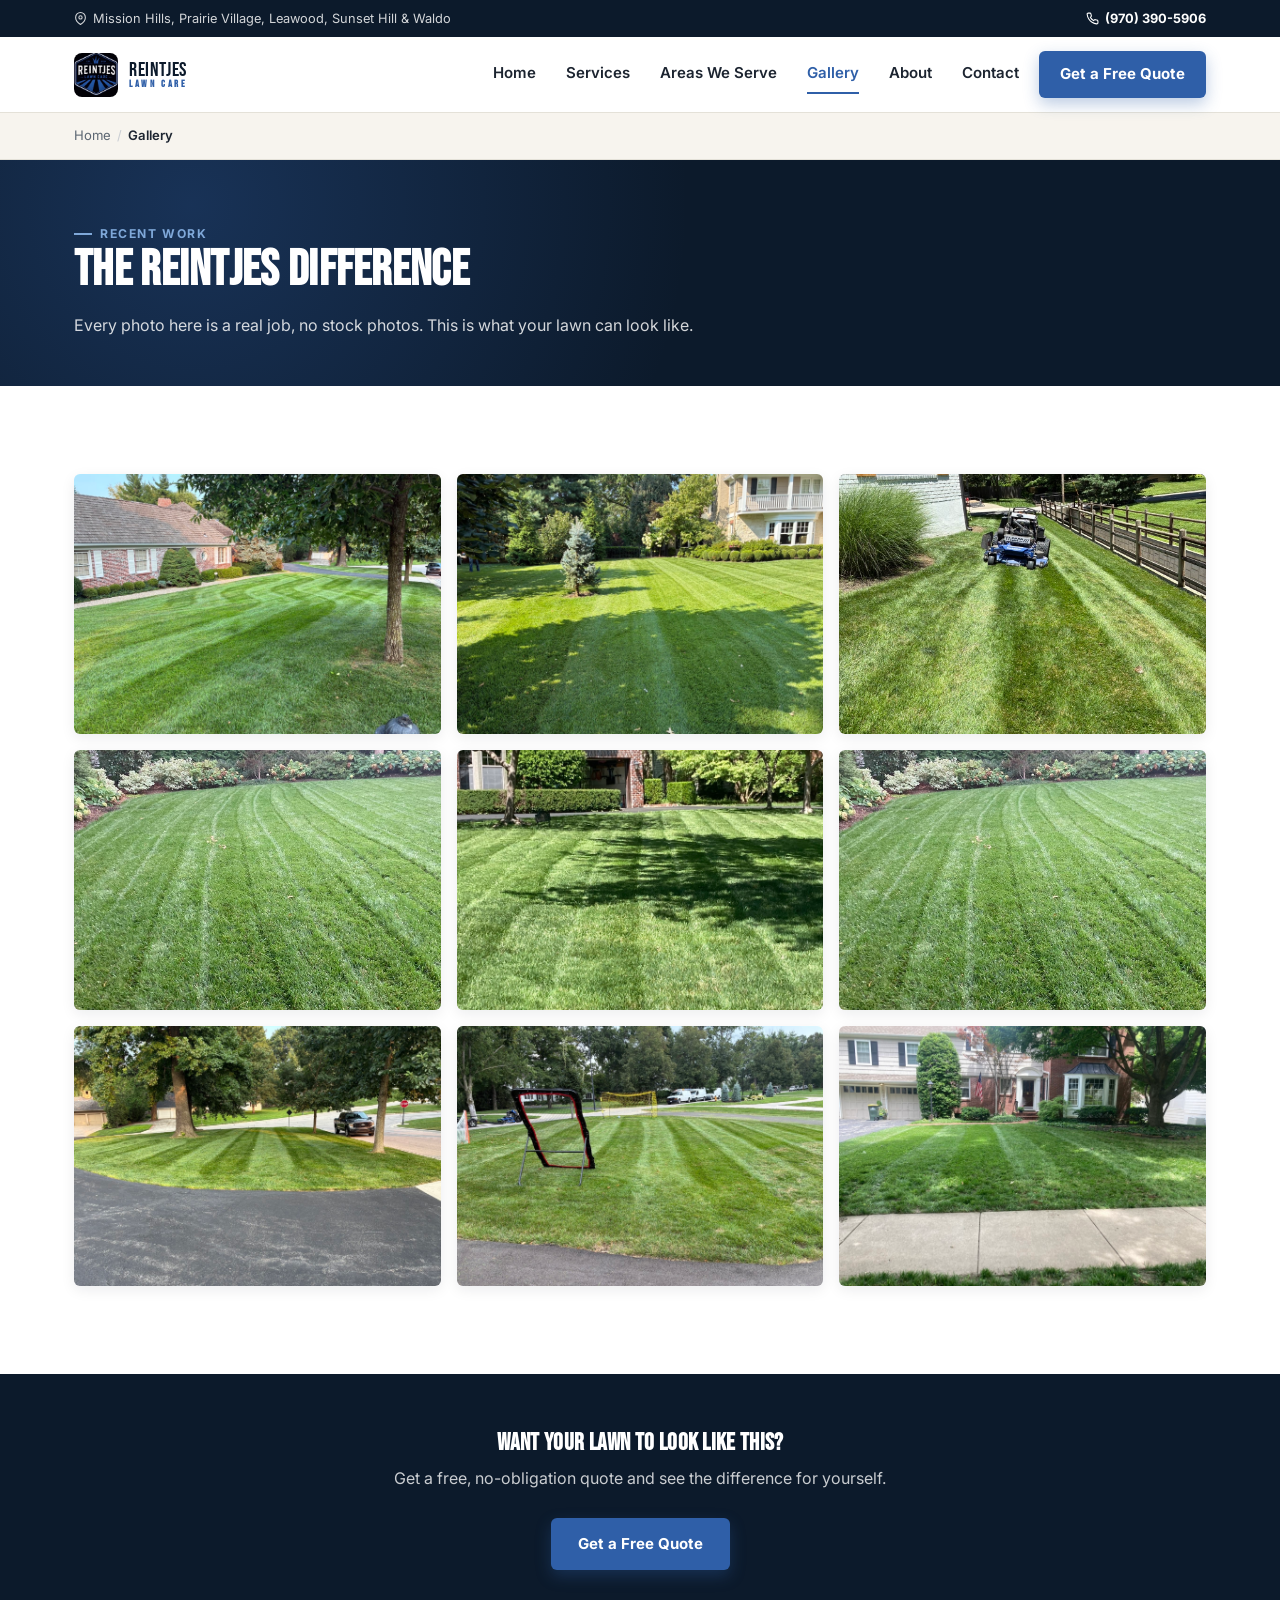
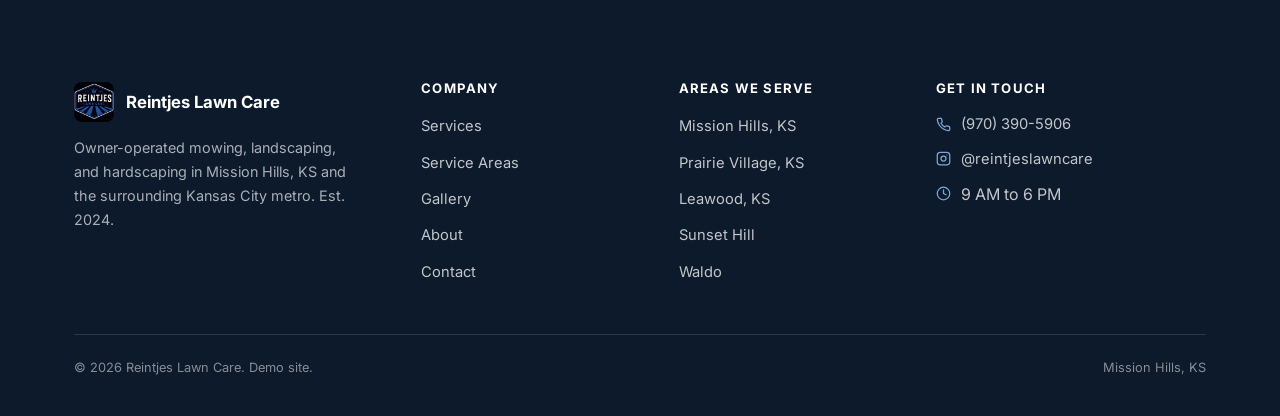
<file: gallery/index.html>
<!DOCTYPE html>
<html lang="en">
<head>
<meta charset="UTF-8">
<meta name="viewport" content="width=device-width, initial-scale=1.0">
<title>Photo Gallery | Reintjes Lawn Care</title>
<meta name="description" content="Real photos of mowing stripes, landscaping, and lawn care work by Reintjes Lawn Care in Mission Hills, KS and the Kansas City metro.">
<link rel="canonical" href="https://www.reintjeslawncare.org/gallery/">
<meta property="og:type" content="website">
<meta property="og:site_name" content="Reintjes Lawn Care">
<meta property="og:title" content="Photo Gallery | Reintjes Lawn Care">
<meta property="og:description" content="Real photos of mowing stripes and lawn care work in the Kansas City metro.">
<meta property="og:url" content="https://www.reintjeslawncare.org/gallery/">
<meta property="og:image" content="https://www.reintjeslawncare.org/assets/images/hero-lawn.jpg">
<link rel="icon" href="/assets/images/logo.jpg">
<link rel="preconnect" href="https://fonts.googleapis.com">
<link rel="preconnect" href="https://fonts.gstatic.com" crossorigin>
<link href="https://fonts.googleapis.com/css2?family=Bebas+Neue&family=Inter:wght@400;500;600;700;800&display=swap" rel="stylesheet">
<link rel="stylesheet" href="/css/style.css">
<script type="application/ld+json">
{
  "@context": "https://schema.org",
  "@type": "BreadcrumbList",
  "itemListElement": [
    { "@type": "ListItem", "position": 1, "name": "Home", "item": "https://www.reintjeslawncare.org/" },
    { "@type": "ListItem", "position": 2, "name": "Gallery", "item": "https://www.reintjeslawncare.org/gallery/" }
  ]
}
</script>
</head>
<body>

<div class="topbar">
  <div class="container topbar-inner">
    <span class="topbar-item"><svg viewBox="0 0 24 24" fill="none" stroke="currentColor" stroke-width="2" stroke-linecap="round" stroke-linejoin="round"><path d="M21 10c0 7-9 13-9 13s-9-6-9-13a9 9 0 0 1 18 0z"/><circle cx="12" cy="10" r="3"/></svg> Mission Hills, Prairie Village, Leawood, Sunset Hill &amp; Waldo</span>
    <a href="tel:+19703905906" class="topbar-item"><svg viewBox="0 0 24 24" fill="none" stroke="currentColor" stroke-width="2" stroke-linecap="round" stroke-linejoin="round"><path d="M22 16.92v3a2 2 0 0 1-2.18 2 19.79 19.79 0 0 1-8.63-3.07 19.5 19.5 0 0 1-6-6 19.79 19.79 0 0 1-3.07-8.67A2 2 0 0 1 4.11 2h3a2 2 0 0 1 2 1.72c.13.96.36 1.9.7 2.81a2 2 0 0 1-.45 2.11L8.09 9.91a16 16 0 0 0 6 6l1.27-1.27a2 2 0 0 1 2.11-.45c.91.34 1.85.57 2.81.7A2 2 0 0 1 22 16.92z"/></svg> (970) 390-5906</a>
  </div>
</div>

<header class="site-header" id="header">
  <div class="container header-inner">
    <a href="/" class="brand">
      <img src="/assets/images/logo.jpg" alt="Reintjes Lawn Care logo" class="brand-logo">
      <span class="brand-text">REINTJES <span>LAWN CARE</span></span>
    </a>
    <nav class="main-nav" id="main-nav">
      <a href="/">Home</a>
      <a href="/services/">Services</a>
      <a href="/service-areas/">Areas We Serve</a>
      <a href="/gallery/" aria-current="page">Gallery</a>
      <a href="/about/">About</a>
      <a href="/contact/">Contact</a>
    </nav>
    <a href="/contact/" class="btn btn-primary nav-cta">Get a Free Quote</a>
    <button class="nav-toggle" id="nav-toggle" aria-label="Toggle menu">
      <span></span><span></span><span></span>
    </button>
  </div>
</header>

<nav class="breadcrumbs" aria-label="Breadcrumb">
  <div class="container">
    <ol>
      <li><a href="/">Home</a></li>
      <li aria-current="page">Gallery</li>
    </ol>
  </div>
</nav>

<section class="page-hero">
  <div class="container">
    <p class="eyebrow">Recent Work</p>
    <h1>The Reintjes Difference</h1>
    <p>Every photo here is a real job, no stock photos. This is what your lawn can look like.</p>
  </div>
</section>

<section class="section">
  <div class="container">
    <div class="gallery-grid">
      <div class="gallery-item">
        <img src="/assets/images/gallery-3.jpg" alt="Striped front lawn along a driveway in Mission Hills, KS" loading="lazy">
      </div>
      <div class="gallery-item">
        <img src="/assets/images/gallery-1.jpg" alt="Large backyard with crosshatch mowing pattern" loading="lazy">
      </div>
      <div class="gallery-item">
        <img src="/assets/images/gallery-2.jpg" alt="Zero-turn mower cutting clean stripes along a fence line" loading="lazy">
      </div>
      <div class="gallery-item">
        <img src="/assets/images/gallery-4.jpg" alt="Backyard lawn bordered by garden beds at dusk" loading="lazy">
      </div>
      <div class="gallery-item">
        <img src="/assets/images/gallery-5.jpg" alt="Shaded front lawn with crisp mowing stripes" loading="lazy">
      </div>
      <div class="gallery-item">
        <img src="/assets/images/hero-lawn.jpg" alt="Freshly striped backyard lawn" loading="lazy">
      </div>
      <div class="gallery-item">
        <img src="/assets/images/gallery-6.jpg" alt="Striped corner-lot lawn near a stop sign" loading="lazy">
      </div>
      <div class="gallery-item">
        <img src="/assets/images/gallery-7.jpg" alt="Backyard practice field with crisp mowing stripes" loading="lazy">
      </div>
      <div class="gallery-item">
        <img src="/assets/images/gallery-8.jpg" alt="Striped front lawn of a brick colonial home" loading="lazy">
      </div>
    </div>
  </div>
</section>

<section class="cta-band">
  <div class="container">
    <h2>Want Your Lawn to Look Like This?</h2>
    <p>Get a free, no-obligation quote and see the difference for yourself.</p>
    <a href="/contact/" class="btn btn-primary">Get a Free Quote</a>
  </div>
</section>

<footer class="site-footer">
  <div class="container">
    <div class="footer-grid">
      <div class="footer-col">
        <div class="footer-brand">
          <img src="/assets/images/logo.jpg" alt="Reintjes Lawn Care logo">
          <p>Reintjes Lawn Care</p>
        </div>
        <p class="footer-desc">Owner-operated mowing, landscaping, and hardscaping in Mission Hills, KS and the surrounding Kansas City metro. Est. 2024.</p>
      </div>
      <div class="footer-col">
        <h4>Company</h4>
        <ul>
          <li><a href="/services/">Services</a></li>
          <li><a href="/service-areas/">Service Areas</a></li>
          <li><a href="/gallery/">Gallery</a></li>
          <li><a href="/about/">About</a></li>
          <li><a href="/contact/">Contact</a></li>
        </ul>
      </div>
      <div class="footer-col">
        <h4>Areas We Serve</h4>
        <ul>
          <li><a href="/service-areas/">Mission Hills, KS</a></li>
          <li><a href="/service-areas/">Prairie Village, KS</a></li>
          <li><a href="/service-areas/">Leawood, KS</a></li>
          <li><a href="/service-areas/">Sunset Hill</a></li>
          <li><a href="/service-areas/">Waldo</a></li>
        </ul>
      </div>
      <div class="footer-col">
        <h4>Get In Touch</h4>
        <ul class="footer-contact">
          <li><svg viewBox="0 0 24 24" fill="none" stroke="currentColor" stroke-width="2" stroke-linecap="round" stroke-linejoin="round"><path d="M22 16.92v3a2 2 0 0 1-2.18 2 19.79 19.79 0 0 1-8.63-3.07 19.5 19.5 0 0 1-6-6 19.79 19.79 0 0 1-3.07-8.67A2 2 0 0 1 4.11 2h3a2 2 0 0 1 2 1.72c.13.96.36 1.9.7 2.81a2 2 0 0 1-.45 2.11L8.09 9.91a16 16 0 0 0 6 6l1.27-1.27a2 2 0 0 1 2.11-.45c.91.34 1.85.57 2.81.7A2 2 0 0 1 22 16.92z"/></svg><a href="tel:+19703905906">(970) 390-5906</a></li>
          <li><svg viewBox="0 0 24 24" fill="none" stroke="currentColor" stroke-width="2" stroke-linecap="round" stroke-linejoin="round"><rect x="2" y="2" width="20" height="20" rx="5"/><circle cx="12" cy="12" r="4"/><circle cx="17.5" cy="6.5" r="0.8" fill="currentColor" stroke="none"/></svg><a href="https://www.instagram.com/reintjeslawncare" target="_blank" rel="noopener">@reintjeslawncare</a></li>
          <li><svg viewBox="0 0 24 24" fill="none" stroke="currentColor" stroke-width="2" stroke-linecap="round" stroke-linejoin="round"><circle cx="12" cy="12" r="10"/><polyline points="12 6 12 12 16 14"/></svg>9 AM to 6 PM</li>
        </ul>
      </div>
    </div>
    <div class="footer-bottom">
      <p>&copy; <span id="year"></span> Reintjes Lawn Care. Demo site.</p>
      <p>Mission Hills, KS</p>
    </div>
  </div>
</footer>

<a href="/contact/" class="floating-cta">Get a Free Quote</a>

<script src="/js/script.js"></script>
</body>
</html>
</file>
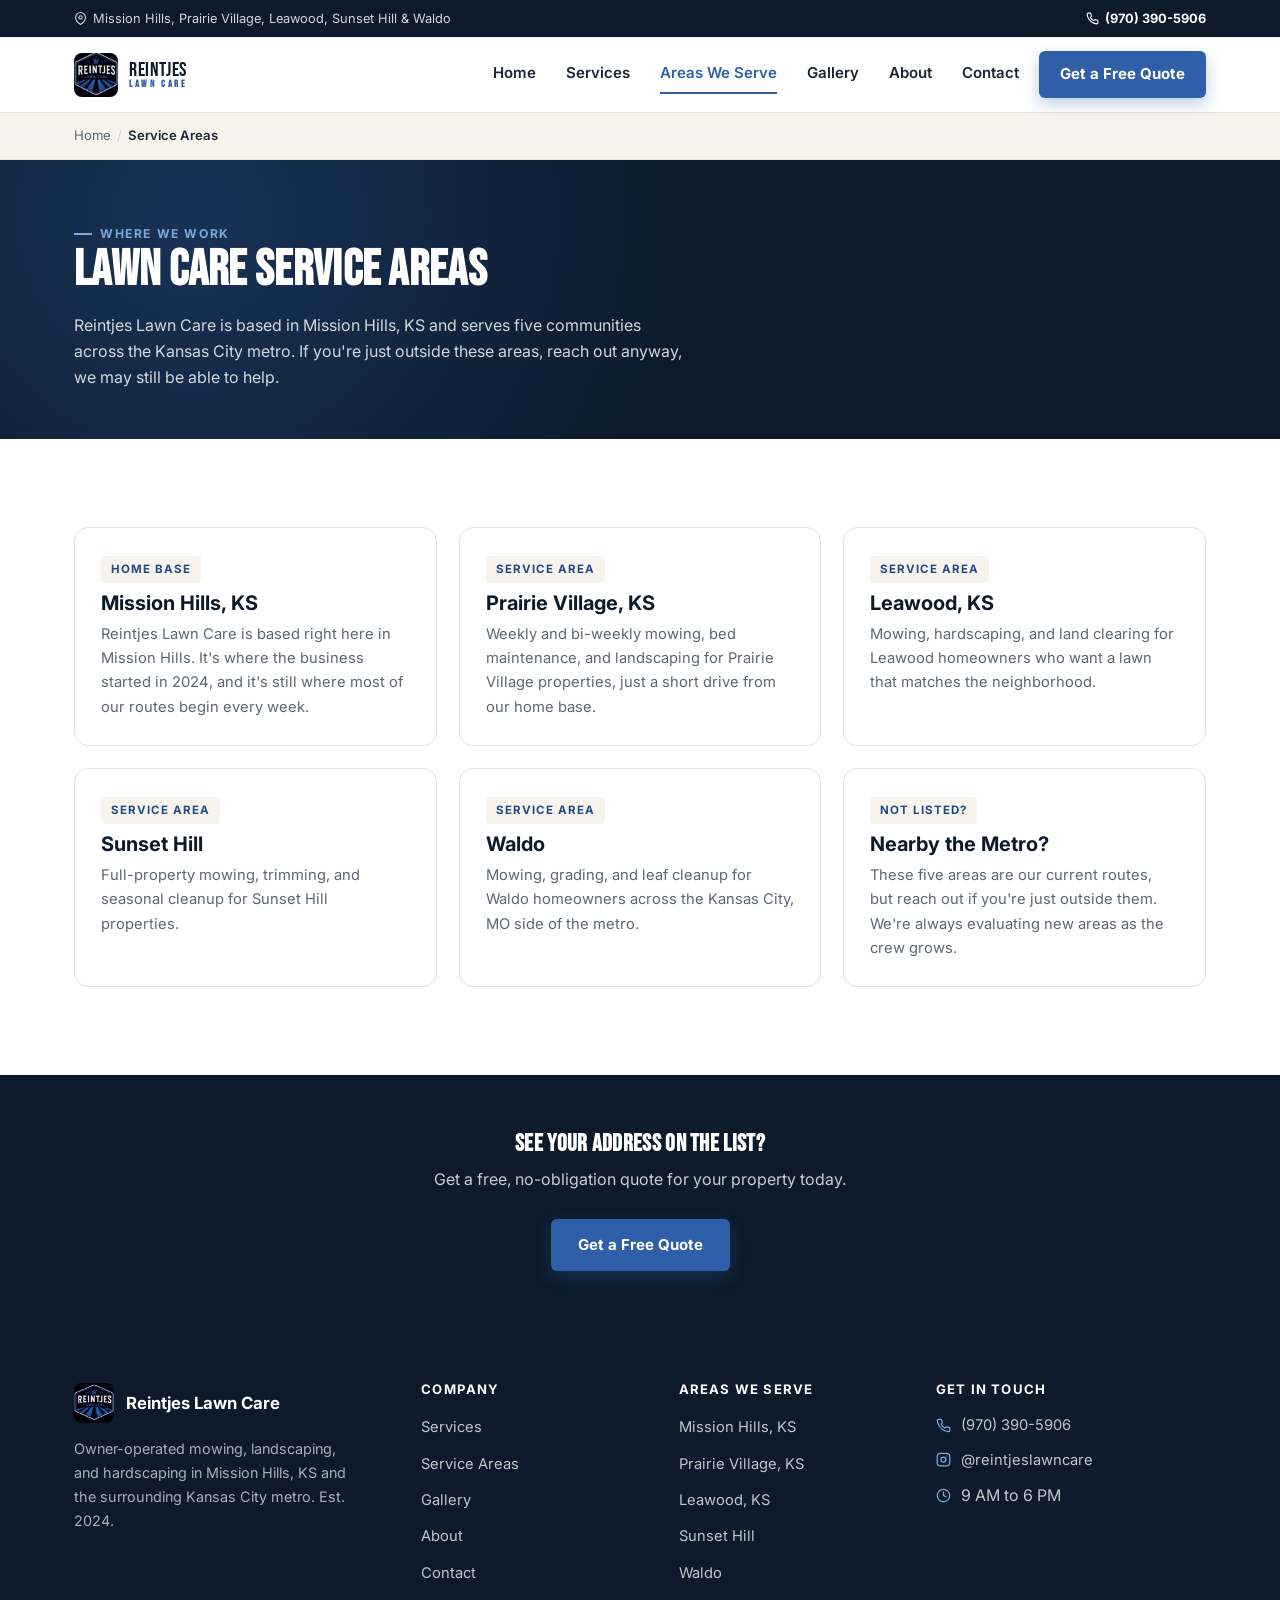
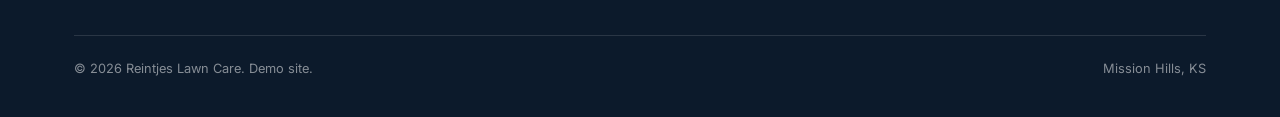
<file: service-areas/index.html>
<!DOCTYPE html>
<html lang="en">
<head>
<meta charset="UTF-8">
<meta name="viewport" content="width=device-width, initial-scale=1.0">
<title>Service Areas | Lawn Care in Mission Hills, Prairie Village &amp; Leawood</title>
<meta name="description" content="Reintjes Lawn Care serves Mission Hills, Prairie Village, Leawood, Sunset Hill, and Waldo with mowing, landscaping, hardscaping, and land clearing.">
<link rel="canonical" href="https://www.reintjeslawncare.org/service-areas/">
<meta property="og:type" content="website">
<meta property="og:site_name" content="Reintjes Lawn Care">
<meta property="og:title" content="Service Areas | Reintjes Lawn Care">
<meta property="og:description" content="Serving Mission Hills, Prairie Village, Leawood, Sunset Hill, and Waldo.">
<meta property="og:url" content="https://www.reintjeslawncare.org/service-areas/">
<link rel="icon" href="/assets/images/logo.jpg">
<link rel="preconnect" href="https://fonts.googleapis.com">
<link rel="preconnect" href="https://fonts.gstatic.com" crossorigin>
<link href="https://fonts.googleapis.com/css2?family=Bebas+Neue&family=Inter:wght@400;500;600;700;800&display=swap" rel="stylesheet">
<link rel="stylesheet" href="/css/style.css">
<script type="application/ld+json">
{
  "@context": "https://schema.org",
  "@type": "BreadcrumbList",
  "itemListElement": [
    { "@type": "ListItem", "position": 1, "name": "Home", "item": "https://www.reintjeslawncare.org/" },
    { "@type": "ListItem", "position": 2, "name": "Service Areas", "item": "https://www.reintjeslawncare.org/service-areas/" }
  ]
}
</script>
</head>
<body>

<div class="topbar">
  <div class="container topbar-inner">
    <span class="topbar-item"><svg viewBox="0 0 24 24" fill="none" stroke="currentColor" stroke-width="2" stroke-linecap="round" stroke-linejoin="round"><path d="M21 10c0 7-9 13-9 13s-9-6-9-13a9 9 0 0 1 18 0z"/><circle cx="12" cy="10" r="3"/></svg> Mission Hills, Prairie Village, Leawood, Sunset Hill &amp; Waldo</span>
    <a href="tel:+19703905906" class="topbar-item"><svg viewBox="0 0 24 24" fill="none" stroke="currentColor" stroke-width="2" stroke-linecap="round" stroke-linejoin="round"><path d="M22 16.92v3a2 2 0 0 1-2.18 2 19.79 19.79 0 0 1-8.63-3.07 19.5 19.5 0 0 1-6-6 19.79 19.79 0 0 1-3.07-8.67A2 2 0 0 1 4.11 2h3a2 2 0 0 1 2 1.72c.13.96.36 1.9.7 2.81a2 2 0 0 1-.45 2.11L8.09 9.91a16 16 0 0 0 6 6l1.27-1.27a2 2 0 0 1 2.11-.45c.91.34 1.85.57 2.81.7A2 2 0 0 1 22 16.92z"/></svg> (970) 390-5906</a>
  </div>
</div>

<header class="site-header" id="header">
  <div class="container header-inner">
    <a href="/" class="brand">
      <img src="/assets/images/logo.jpg" alt="Reintjes Lawn Care logo" class="brand-logo">
      <span class="brand-text">REINTJES <span>LAWN CARE</span></span>
    </a>
    <nav class="main-nav" id="main-nav">
      <a href="/">Home</a>
      <a href="/services/">Services</a>
      <a href="/service-areas/" aria-current="page">Areas We Serve</a>
      <a href="/gallery/">Gallery</a>
      <a href="/about/">About</a>
      <a href="/contact/">Contact</a>
    </nav>
    <a href="/contact/" class="btn btn-primary nav-cta">Get a Free Quote</a>
    <button class="nav-toggle" id="nav-toggle" aria-label="Toggle menu">
      <span></span><span></span><span></span>
    </button>
  </div>
</header>

<nav class="breadcrumbs" aria-label="Breadcrumb">
  <div class="container">
    <ol>
      <li><a href="/">Home</a></li>
      <li aria-current="page">Service Areas</li>
    </ol>
  </div>
</nav>

<section class="page-hero">
  <div class="container">
    <p class="eyebrow">Where We Work</p>
    <h1>Lawn Care Service Areas</h1>
    <p>Reintjes Lawn Care is based in Mission Hills, KS and serves five communities across the Kansas City metro. If you're just outside these areas, reach out anyway, we may still be able to help.</p>
  </div>
</section>

<section class="section">
  <div class="container">
    <div class="areas-grid">
      <div class="area-card">
        <span class="area-tag">Home Base</span>
        <h3>Mission Hills, KS</h3>
        <p>Reintjes Lawn Care is based right here in Mission Hills. It's where the business started in 2024, and it's still where most of our routes begin every week.</p>
      </div>
      <div class="area-card">
        <span class="area-tag">Service Area</span>
        <h3>Prairie Village, KS</h3>
        <p>Weekly and bi-weekly mowing, bed maintenance, and landscaping for Prairie Village properties, just a short drive from our home base.</p>
      </div>
      <div class="area-card">
        <span class="area-tag">Service Area</span>
        <h3>Leawood, KS</h3>
        <p>Mowing, hardscaping, and land clearing for Leawood homeowners who want a lawn that matches the neighborhood.</p>
      </div>
      <div class="area-card">
        <span class="area-tag">Service Area</span>
        <h3>Sunset Hill</h3>
        <p>Full-property mowing, trimming, and seasonal cleanup for Sunset Hill properties.</p>
      </div>
      <div class="area-card">
        <span class="area-tag">Service Area</span>
        <h3>Waldo</h3>
        <p>Mowing, grading, and leaf cleanup for Waldo homeowners across the Kansas City, MO side of the metro.</p>
      </div>
      <div class="area-card">
        <span class="area-tag">Not Listed?</span>
        <h3>Nearby the Metro?</h3>
        <p>These five areas are our current routes, but reach out if you're just outside them. We're always evaluating new areas as the crew grows.</p>
      </div>
    </div>
  </div>
</section>

<section class="cta-band">
  <div class="container">
    <h2>See Your Address on the List?</h2>
    <p>Get a free, no-obligation quote for your property today.</p>
    <a href="/contact/" class="btn btn-primary">Get a Free Quote</a>
  </div>
</section>

<footer class="site-footer">
  <div class="container">
    <div class="footer-grid">
      <div class="footer-col">
        <div class="footer-brand">
          <img src="/assets/images/logo.jpg" alt="Reintjes Lawn Care logo">
          <p>Reintjes Lawn Care</p>
        </div>
        <p class="footer-desc">Owner-operated mowing, landscaping, and hardscaping in Mission Hills, KS and the surrounding Kansas City metro. Est. 2024.</p>
      </div>
      <div class="footer-col">
        <h4>Company</h4>
        <ul>
          <li><a href="/services/">Services</a></li>
          <li><a href="/service-areas/">Service Areas</a></li>
          <li><a href="/gallery/">Gallery</a></li>
          <li><a href="/about/">About</a></li>
          <li><a href="/contact/">Contact</a></li>
        </ul>
      </div>
      <div class="footer-col">
        <h4>Areas We Serve</h4>
        <ul>
          <li><a href="/service-areas/">Mission Hills, KS</a></li>
          <li><a href="/service-areas/">Prairie Village, KS</a></li>
          <li><a href="/service-areas/">Leawood, KS</a></li>
          <li><a href="/service-areas/">Sunset Hill</a></li>
          <li><a href="/service-areas/">Waldo</a></li>
        </ul>
      </div>
      <div class="footer-col">
        <h4>Get In Touch</h4>
        <ul class="footer-contact">
          <li><svg viewBox="0 0 24 24" fill="none" stroke="currentColor" stroke-width="2" stroke-linecap="round" stroke-linejoin="round"><path d="M22 16.92v3a2 2 0 0 1-2.18 2 19.79 19.79 0 0 1-8.63-3.07 19.5 19.5 0 0 1-6-6 19.79 19.79 0 0 1-3.07-8.67A2 2 0 0 1 4.11 2h3a2 2 0 0 1 2 1.72c.13.96.36 1.9.7 2.81a2 2 0 0 1-.45 2.11L8.09 9.91a16 16 0 0 0 6 6l1.27-1.27a2 2 0 0 1 2.11-.45c.91.34 1.85.57 2.81.7A2 2 0 0 1 22 16.92z"/></svg><a href="tel:+19703905906">(970) 390-5906</a></li>
          <li><svg viewBox="0 0 24 24" fill="none" stroke="currentColor" stroke-width="2" stroke-linecap="round" stroke-linejoin="round"><rect x="2" y="2" width="20" height="20" rx="5"/><circle cx="12" cy="12" r="4"/><circle cx="17.5" cy="6.5" r="0.8" fill="currentColor" stroke="none"/></svg><a href="https://www.instagram.com/reintjeslawncare" target="_blank" rel="noopener">@reintjeslawncare</a></li>
          <li><svg viewBox="0 0 24 24" fill="none" stroke="currentColor" stroke-width="2" stroke-linecap="round" stroke-linejoin="round"><circle cx="12" cy="12" r="10"/><polyline points="12 6 12 12 16 14"/></svg>9 AM to 6 PM</li>
        </ul>
      </div>
    </div>
    <div class="footer-bottom">
      <p>&copy; <span id="year"></span> Reintjes Lawn Care. Demo site.</p>
      <p>Mission Hills, KS</p>
    </div>
  </div>
</footer>

<a href="/contact/" class="floating-cta">Get a Free Quote</a>

<script src="/js/script.js"></script>
</body>
</html>
</file>
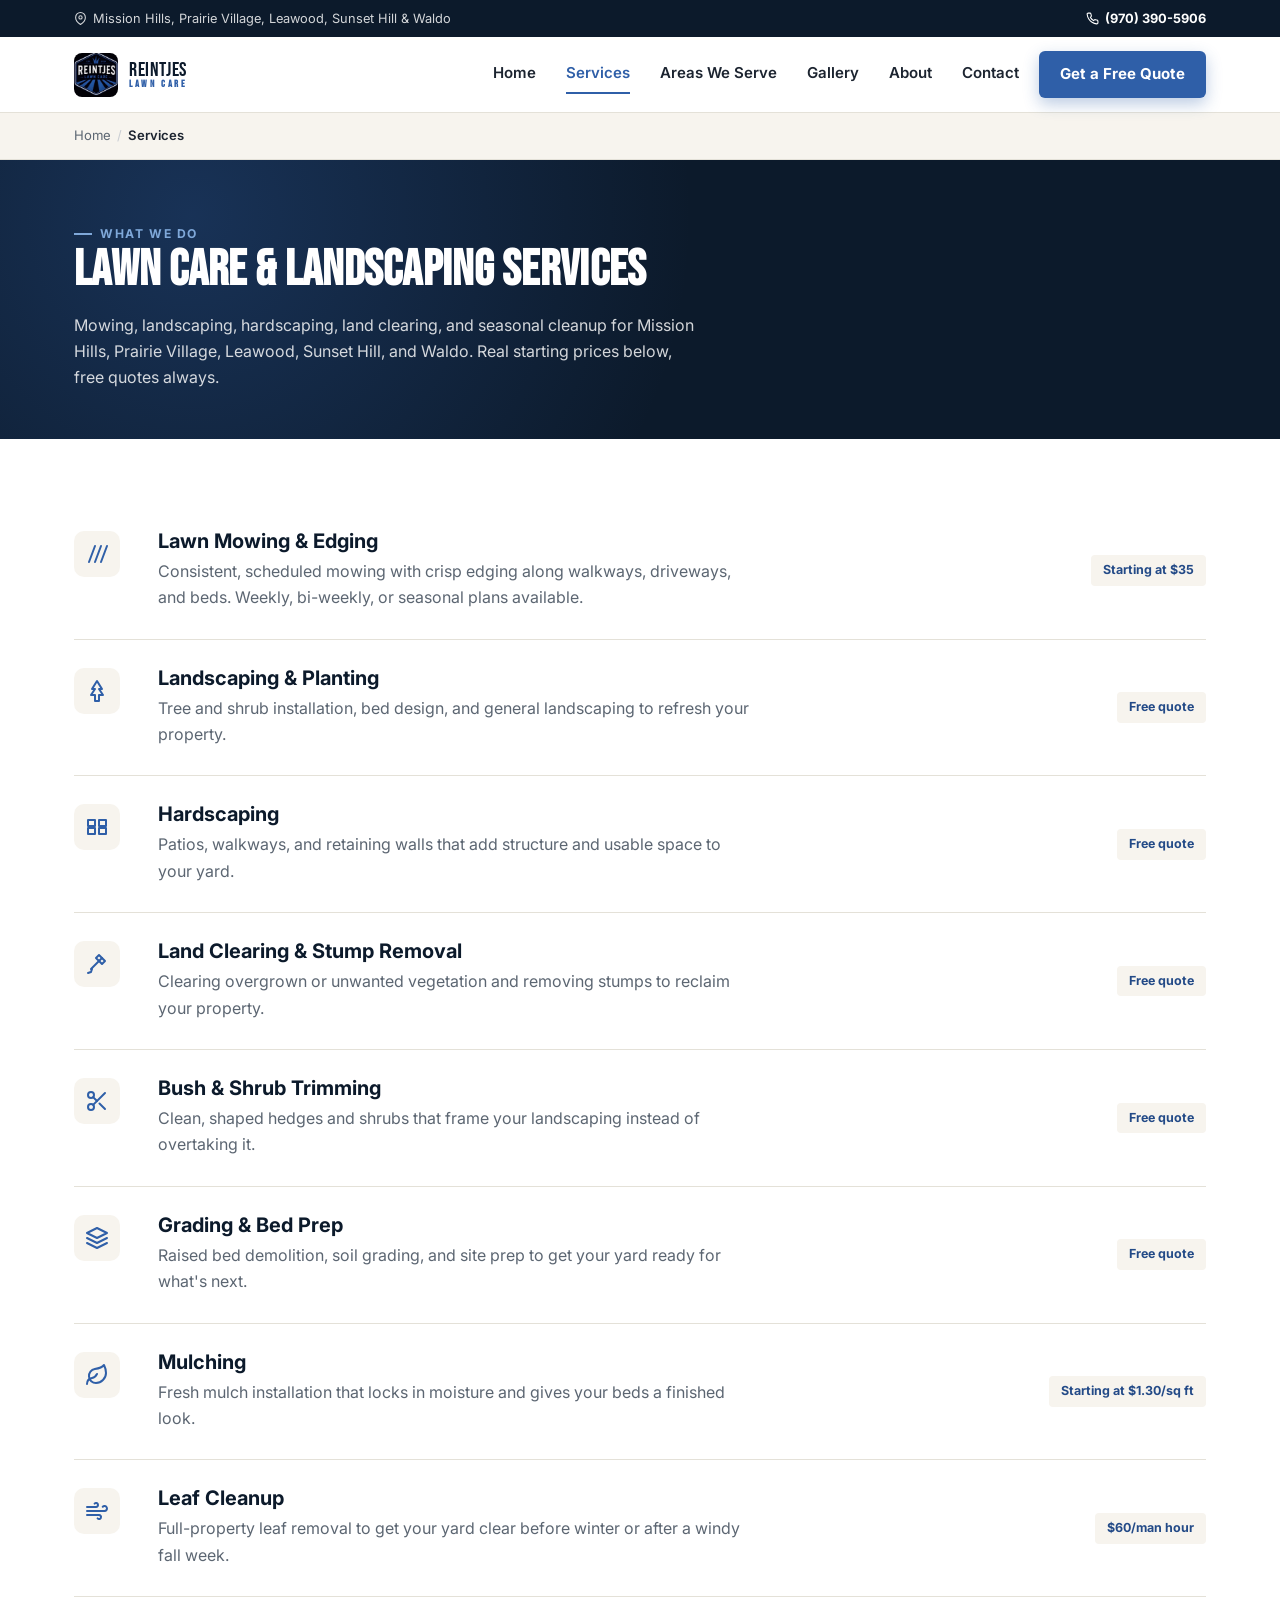
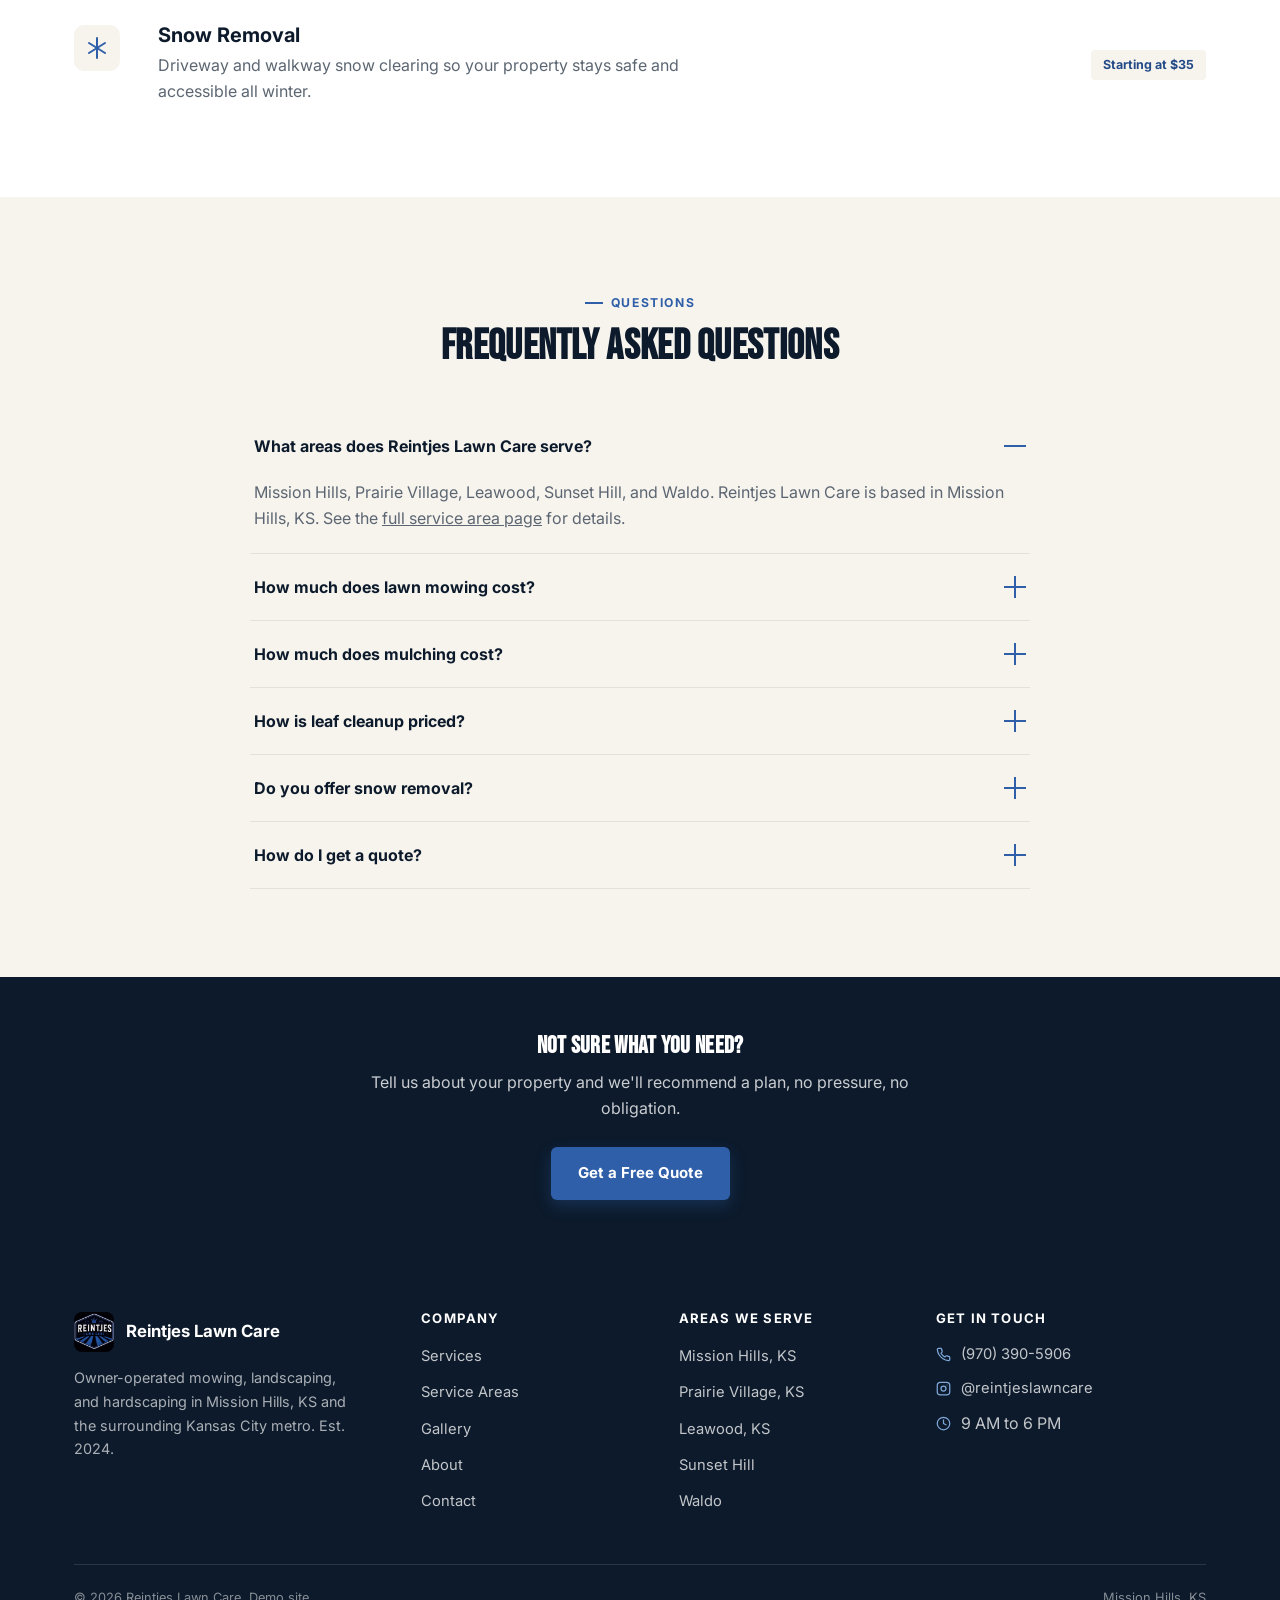
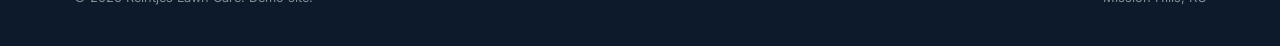
<file: services/index.html>
<!DOCTYPE html>
<html lang="en">
<head>
<meta charset="UTF-8">
<meta name="viewport" content="width=device-width, initial-scale=1.0">
<title>Lawn Care &amp; Landscaping Services | Reintjes Lawn Care</title>
<meta name="description" content="Mowing, landscaping, hardscaping, land clearing, trimming, grading, mulching, leaf cleanup, and snow removal in Mission Hills, KS and the Kansas City metro. See real pricing.">
<link rel="canonical" href="https://www.reintjeslawncare.org/services/">
<meta property="og:type" content="website">
<meta property="og:site_name" content="Reintjes Lawn Care">
<meta property="og:title" content="Lawn Care &amp; Landscaping Services | Reintjes Lawn Care">
<meta property="og:description" content="Mowing, landscaping, hardscaping, land clearing, trimming, grading, mulching, leaf cleanup, and snow removal. Real starting prices.">
<meta property="og:url" content="https://www.reintjeslawncare.org/services/">
<link rel="icon" href="/assets/images/logo.jpg">
<link rel="preconnect" href="https://fonts.googleapis.com">
<link rel="preconnect" href="https://fonts.gstatic.com" crossorigin>
<link href="https://fonts.googleapis.com/css2?family=Bebas+Neue&family=Inter:wght@400;500;600;700;800&display=swap" rel="stylesheet">
<link rel="stylesheet" href="/css/style.css">
<script type="application/ld+json">
{
  "@context": "https://schema.org",
  "@type": "BreadcrumbList",
  "itemListElement": [
    { "@type": "ListItem", "position": 1, "name": "Home", "item": "https://www.reintjeslawncare.org/" },
    { "@type": "ListItem", "position": 2, "name": "Services", "item": "https://www.reintjeslawncare.org/services/" }
  ]
}
</script>
<script type="application/ld+json">
{
  "@context": "https://schema.org",
  "@type": "FAQPage",
  "mainEntity": [
    {
      "@type": "Question",
      "name": "What areas does Reintjes Lawn Care serve?",
      "acceptedAnswer": { "@type": "Answer", "text": "Reintjes Lawn Care serves Mission Hills, Prairie Village, Leawood, Sunset Hill, and Waldo, and is based in Mission Hills, KS." }
    },
    {
      "@type": "Question",
      "name": "How much does lawn mowing cost?",
      "acceptedAnswer": { "@type": "Answer", "text": "Lawn mowing starts at $35 per visit. The exact price depends on the size and condition of your property, so request a free quote for an exact number." }
    },
    {
      "@type": "Question",
      "name": "How much does mulching cost?",
      "acceptedAnswer": { "@type": "Answer", "text": "Mulching starts at $1.30 per square foot, depending on the mulch type and bed size." }
    },
    {
      "@type": "Question",
      "name": "How is leaf cleanup priced?",
      "acceptedAnswer": { "@type": "Answer", "text": "Leaf cleanup is billed at $60 per man hour, based on the size of your property and how much leaf debris needs to be cleared." }
    },
    {
      "@type": "Question",
      "name": "Do you offer snow removal?",
      "acceptedAnswer": { "@type": "Answer", "text": "Yes. Driveway and walkway snow removal starts at $35 per visit." }
    },
    {
      "@type": "Question",
      "name": "How do I get a quote from Reintjes Lawn Care?",
      "acceptedAnswer": { "@type": "Answer", "text": "Call or text (970) 390-5906, send a DM to @reintjeslawncare on Instagram, or fill out the contact form on this site. Quotes are free with no obligation." }
    }
  ]
}
</script>
</head>
<body>

<div class="topbar">
  <div class="container topbar-inner">
    <span class="topbar-item"><svg viewBox="0 0 24 24" fill="none" stroke="currentColor" stroke-width="2" stroke-linecap="round" stroke-linejoin="round"><path d="M21 10c0 7-9 13-9 13s-9-6-9-13a9 9 0 0 1 18 0z"/><circle cx="12" cy="10" r="3"/></svg> Mission Hills, Prairie Village, Leawood, Sunset Hill &amp; Waldo</span>
    <a href="tel:+19703905906" class="topbar-item"><svg viewBox="0 0 24 24" fill="none" stroke="currentColor" stroke-width="2" stroke-linecap="round" stroke-linejoin="round"><path d="M22 16.92v3a2 2 0 0 1-2.18 2 19.79 19.79 0 0 1-8.63-3.07 19.5 19.5 0 0 1-6-6 19.79 19.79 0 0 1-3.07-8.67A2 2 0 0 1 4.11 2h3a2 2 0 0 1 2 1.72c.13.96.36 1.9.7 2.81a2 2 0 0 1-.45 2.11L8.09 9.91a16 16 0 0 0 6 6l1.27-1.27a2 2 0 0 1 2.11-.45c.91.34 1.85.57 2.81.7A2 2 0 0 1 22 16.92z"/></svg> (970) 390-5906</a>
  </div>
</div>

<header class="site-header" id="header">
  <div class="container header-inner">
    <a href="/" class="brand">
      <img src="/assets/images/logo.jpg" alt="Reintjes Lawn Care logo" class="brand-logo">
      <span class="brand-text">REINTJES <span>LAWN CARE</span></span>
    </a>
    <nav class="main-nav" id="main-nav">
      <a href="/">Home</a>
      <a href="/services/" aria-current="page">Services</a>
      <a href="/service-areas/">Areas We Serve</a>
      <a href="/gallery/">Gallery</a>
      <a href="/about/">About</a>
      <a href="/contact/">Contact</a>
    </nav>
    <a href="/contact/" class="btn btn-primary nav-cta">Get a Free Quote</a>
    <button class="nav-toggle" id="nav-toggle" aria-label="Toggle menu">
      <span></span><span></span><span></span>
    </button>
  </div>
</header>

<nav class="breadcrumbs" aria-label="Breadcrumb">
  <div class="container">
    <ol>
      <li><a href="/">Home</a></li>
      <li aria-current="page">Services</li>
    </ol>
  </div>
</nav>

<section class="page-hero">
  <div class="container">
    <p class="eyebrow">What We Do</p>
    <h1>Lawn Care &amp; Landscaping Services</h1>
    <p>Mowing, landscaping, hardscaping, land clearing, and seasonal cleanup for Mission Hills, Prairie Village, Leawood, Sunset Hill, and Waldo. Real starting prices below, free quotes always.</p>
  </div>
</section>

<section class="section tight">
  <div class="container">
    <div class="service-detail">
      <div class="service-icon"><svg viewBox="0 0 24 24" fill="none" stroke="currentColor" stroke-width="2" stroke-linecap="round"><line x1="4" y1="20" x2="10" y2="4"/><line x1="10" y1="20" x2="16" y2="4"/><line x1="16" y1="20" x2="22" y2="4"/></svg></div>
      <div>
        <h3>Lawn Mowing &amp; Edging</h3>
        <p>Consistent, scheduled mowing with crisp edging along walkways, driveways, and beds. Weekly, bi-weekly, or seasonal plans available.</p>
      </div>
      <div class="service-price">Starting at $35</div>
    </div>
    <div class="service-detail">
      <div class="service-icon"><svg viewBox="0 0 24 24" fill="none" stroke="currentColor" stroke-width="2" stroke-linecap="round" stroke-linejoin="round"><path d="M12 2 7 10h3l-4 6h4v6h4v-6h4l-4-6h3z"/></svg></div>
      <div>
        <h3>Landscaping &amp; Planting</h3>
        <p>Tree and shrub installation, bed design, and general landscaping to refresh your property.</p>
      </div>
      <div class="service-price">Free quote</div>
    </div>
    <div class="service-detail">
      <div class="service-icon"><svg viewBox="0 0 24 24" fill="none" stroke="currentColor" stroke-width="2" stroke-linejoin="round"><rect x="3" y="5" width="7" height="6"/><rect x="14" y="5" width="7" height="6"/><rect x="3" y="13" width="7" height="6"/><rect x="14" y="13" width="7" height="6"/></svg></div>
      <div>
        <h3>Hardscaping</h3>
        <p>Patios, walkways, and retaining walls that add structure and usable space to your yard.</p>
      </div>
      <div class="service-price">Free quote</div>
    </div>
    <div class="service-detail">
      <div class="service-icon"><svg viewBox="0 0 24 24" fill="none" stroke="currentColor" stroke-width="2" stroke-linecap="round" stroke-linejoin="round"><path d="M14 3l6 6-3 3-6-6z"/><path d="M17 6l-11 11"/><path d="M3 21l3-1 1-3"/></svg></div>
      <div>
        <h3>Land Clearing &amp; Stump Removal</h3>
        <p>Clearing overgrown or unwanted vegetation and removing stumps to reclaim your property.</p>
      </div>
      <div class="service-price">Free quote</div>
    </div>
    <div class="service-detail">
      <div class="service-icon"><svg viewBox="0 0 24 24" fill="none" stroke="currentColor" stroke-width="2" stroke-linecap="round" stroke-linejoin="round"><circle cx="6" cy="6" r="3"/><circle cx="6" cy="18" r="3"/><line x1="20" y1="4" x2="8.12" y2="15.88"/><line x1="14.47" y1="14.48" x2="20" y2="20"/><line x1="8.12" y1="8.12" x2="12" y2="12"/></svg></div>
      <div>
        <h3>Bush &amp; Shrub Trimming</h3>
        <p>Clean, shaped hedges and shrubs that frame your landscaping instead of overtaking it.</p>
      </div>
      <div class="service-price">Free quote</div>
    </div>
    <div class="service-detail">
      <div class="service-icon"><svg viewBox="0 0 24 24" fill="none" stroke="currentColor" stroke-width="2" stroke-linecap="round" stroke-linejoin="round"><polygon points="12 2 2 7 12 12 22 7 12 2"/><polyline points="2 17 12 22 22 17"/><polyline points="2 12 12 17 22 12"/></svg></div>
      <div>
        <h3>Grading &amp; Bed Prep</h3>
        <p>Raised bed demolition, soil grading, and site prep to get your yard ready for what's next.</p>
      </div>
      <div class="service-price">Free quote</div>
    </div>
    <div class="service-detail">
      <div class="service-icon"><svg viewBox="0 0 24 24" fill="none" stroke="currentColor" stroke-width="2" stroke-linecap="round" stroke-linejoin="round"><path d="M11 20A7 7 0 0 1 9.8 6.1C15.5 5 17 4.48 19 2c1 2 2 4.18 2 8 0 5.5-4.78 10-10 10Z"/><path d="M2 21c0-3 1.85-5.36 5.08-6C9.5 14.52 11 13 12 11"/></svg></div>
      <div>
        <h3>Mulching</h3>
        <p>Fresh mulch installation that locks in moisture and gives your beds a finished look.</p>
      </div>
      <div class="service-price">Starting at $1.30/sq ft</div>
    </div>
    <div class="service-detail">
      <div class="service-icon"><svg viewBox="0 0 24 24" fill="none" stroke="currentColor" stroke-width="2" stroke-linecap="round" stroke-linejoin="round"><path d="M9.59 4.59A2 2 0 1 1 11 8H2m10.59 11.41A2 2 0 1 0 14 16H2m15.73-8.27A2.5 2.5 0 1 1 19.5 12H2"/></svg></div>
      <div>
        <h3>Leaf Cleanup</h3>
        <p>Full-property leaf removal to get your yard clear before winter or after a windy fall week.</p>
      </div>
      <div class="service-price">$60/man hour</div>
    </div>
    <div class="service-detail">
      <div class="service-icon"><svg viewBox="0 0 24 24" fill="none" stroke="currentColor" stroke-width="2" stroke-linecap="round"><line x1="12" y1="2" x2="12" y2="22"/><line x1="4" y1="7" x2="20" y2="17"/><line x1="20" y1="7" x2="4" y2="17"/></svg></div>
      <div>
        <h3>Snow Removal</h3>
        <p>Driveway and walkway snow clearing so your property stays safe and accessible all winter.</p>
      </div>
      <div class="service-price">Starting at $35</div>
    </div>
  </div>
</section>

<section class="section alt">
  <div class="container">
    <div class="section-head center">
      <p class="eyebrow center">Questions</p>
      <h2 class="section-title">Frequently Asked Questions</h2>
    </div>
    <div class="faq-list">
      <div class="faq-item" data-open="true">
        <button class="faq-question"><span>What areas does Reintjes Lawn Care serve?</span><span class="plus"></span></button>
        <div class="faq-answer"><p>Mission Hills, Prairie Village, Leawood, Sunset Hill, and Waldo. Reintjes Lawn Care is based in Mission Hills, KS. See the <a href="/service-areas/">full service area page</a> for details.</p></div>
      </div>
      <div class="faq-item" data-open="false">
        <button class="faq-question"><span>How much does lawn mowing cost?</span><span class="plus"></span></button>
        <div class="faq-answer"><p>Mowing starts at $35 per visit. The exact price depends on lot size and how overgrown the lawn is, so request a free quote for an exact number.</p></div>
      </div>
      <div class="faq-item" data-open="false">
        <button class="faq-question"><span>How much does mulching cost?</span><span class="plus"></span></button>
        <div class="faq-answer"><p>Mulching starts at $1.30 per square foot, depending on mulch type and bed size.</p></div>
      </div>
      <div class="faq-item" data-open="false">
        <button class="faq-question"><span>How is leaf cleanup priced?</span><span class="plus"></span></button>
        <div class="faq-answer"><p>Leaf cleanup is billed at $60 per man hour based on property size and debris volume.</p></div>
      </div>
      <div class="faq-item" data-open="false">
        <button class="faq-question"><span>Do you offer snow removal?</span><span class="plus"></span></button>
        <div class="faq-answer"><p>Yes. Driveway and walkway snow removal starts at $35 per visit.</p></div>
      </div>
      <div class="faq-item" data-open="false">
        <button class="faq-question"><span>How do I get a quote?</span><span class="plus"></span></button>
        <div class="faq-answer"><p>Call or text (970) 390-5906, DM <a href="https://www.instagram.com/reintjeslawncare" target="_blank" rel="noopener">@reintjeslawncare</a> on Instagram, or use the <a href="/contact/">contact form</a>. Quotes are free with no obligation.</p></div>
      </div>
    </div>
  </div>
</section>

<section class="cta-band">
  <div class="container">
    <h2>Not Sure What You Need?</h2>
    <p>Tell us about your property and we'll recommend a plan, no pressure, no obligation.</p>
    <a href="/contact/" class="btn btn-primary">Get a Free Quote</a>
  </div>
</section>

<footer class="site-footer">
  <div class="container">
    <div class="footer-grid">
      <div class="footer-col">
        <div class="footer-brand">
          <img src="/assets/images/logo.jpg" alt="Reintjes Lawn Care logo">
          <p>Reintjes Lawn Care</p>
        </div>
        <p class="footer-desc">Owner-operated mowing, landscaping, and hardscaping in Mission Hills, KS and the surrounding Kansas City metro. Est. 2024.</p>
      </div>
      <div class="footer-col">
        <h4>Company</h4>
        <ul>
          <li><a href="/services/">Services</a></li>
          <li><a href="/service-areas/">Service Areas</a></li>
          <li><a href="/gallery/">Gallery</a></li>
          <li><a href="/about/">About</a></li>
          <li><a href="/contact/">Contact</a></li>
        </ul>
      </div>
      <div class="footer-col">
        <h4>Areas We Serve</h4>
        <ul>
          <li><a href="/service-areas/">Mission Hills, KS</a></li>
          <li><a href="/service-areas/">Prairie Village, KS</a></li>
          <li><a href="/service-areas/">Leawood, KS</a></li>
          <li><a href="/service-areas/">Sunset Hill</a></li>
          <li><a href="/service-areas/">Waldo</a></li>
        </ul>
      </div>
      <div class="footer-col">
        <h4>Get In Touch</h4>
        <ul class="footer-contact">
          <li><svg viewBox="0 0 24 24" fill="none" stroke="currentColor" stroke-width="2" stroke-linecap="round" stroke-linejoin="round"><path d="M22 16.92v3a2 2 0 0 1-2.18 2 19.79 19.79 0 0 1-8.63-3.07 19.5 19.5 0 0 1-6-6 19.79 19.79 0 0 1-3.07-8.67A2 2 0 0 1 4.11 2h3a2 2 0 0 1 2 1.72c.13.96.36 1.9.7 2.81a2 2 0 0 1-.45 2.11L8.09 9.91a16 16 0 0 0 6 6l1.27-1.27a2 2 0 0 1 2.11-.45c.91.34 1.85.57 2.81.7A2 2 0 0 1 22 16.92z"/></svg><a href="tel:+19703905906">(970) 390-5906</a></li>
          <li><svg viewBox="0 0 24 24" fill="none" stroke="currentColor" stroke-width="2" stroke-linecap="round" stroke-linejoin="round"><rect x="2" y="2" width="20" height="20" rx="5"/><circle cx="12" cy="12" r="4"/><circle cx="17.5" cy="6.5" r="0.8" fill="currentColor" stroke="none"/></svg><a href="https://www.instagram.com/reintjeslawncare" target="_blank" rel="noopener">@reintjeslawncare</a></li>
          <li><svg viewBox="0 0 24 24" fill="none" stroke="currentColor" stroke-width="2" stroke-linecap="round" stroke-linejoin="round"><circle cx="12" cy="12" r="10"/><polyline points="12 6 12 12 16 14"/></svg>9 AM to 6 PM</li>
        </ul>
      </div>
    </div>
    <div class="footer-bottom">
      <p>&copy; <span id="year"></span> Reintjes Lawn Care. Demo site.</p>
      <p>Mission Hills, KS</p>
    </div>
  </div>
</footer>

<a href="/contact/" class="floating-cta">Get a Free Quote</a>

<script src="/js/script.js"></script>
</body>
</html>
</file>
<file: css/style.css>
:root {
  --navy: #0c1a2b;
  --navy-2: #12253d;
  --navy-3: #1b3252;
  --blue: #2f5fa8;
  --blue-dark: #234a87;
  --blue-light: #7fa8d9;
  --cream: #f7f4ee;
  --cream-2: #efe9dd;
  --white: #ffffff;
  --ink: #1c2430;
  --gray-500: #5c6672;
  --gray-300: #c9cdd3;
  --line: #e4e1d8;
  --shadow: 0 14px 34px rgba(12, 26, 43, 0.14);
  --shadow-sm: 0 4px 14px rgba(12, 26, 43, 0.08);
  --radius: 6px;
  --radius-lg: 14px;
  --max-width: 1180px;
}

* { box-sizing: border-box; }
html { scroll-behavior: smooth; }

body {
  margin: 0;
  font-family: 'Inter', -apple-system, BlinkMacSystemFont, 'Segoe UI', sans-serif;
  color: var(--ink);
  background: var(--white);
  line-height: 1.65;
  -webkit-font-smoothing: antialiased;
}

img { max-width: 100%; display: block; }
a { color: inherit; }
svg { flex-shrink: 0; }

.container {
  max-width: var(--max-width);
  margin: 0 auto;
  padding: 0 24px;
}

h1, h2, h3, h4 {
  font-family: 'Bebas Neue', 'Inter', sans-serif;
  letter-spacing: 0.3px;
  color: var(--navy);
  margin: 0 0 16px;
  line-height: 1.05;
}

h1 { font-size: clamp(2.6rem, 5.4vw, 4rem); }
h2.section-title { font-size: clamp(1.9rem, 3.6vw, 2.6rem); }
h3 { font-size: 1.25rem; font-family: 'Inter', sans-serif; font-weight: 700; letter-spacing: 0; }
h4 { font-size: 1.05rem; font-family: 'Inter', sans-serif; font-weight: 700; letter-spacing: 0; }

p { margin: 0 0 16px; }
.lede { font-size: 1.08rem; color: var(--gray-500); }

.eyebrow {
  display: inline-flex;
  align-items: center;
  gap: 8px;
  text-transform: uppercase;
  letter-spacing: 1.6px;
  font-weight: 700;
  font-size: 0.76rem;
  color: var(--blue);
  margin-bottom: 12px;
}
.eyebrow::before {
  content: "";
  width: 18px;
  height: 2px;
  background: var(--blue);
  display: inline-block;
}
.eyebrow.center { justify-content: center; }
.center { text-align: center; }
.section-sub {
  max-width: 640px;
  color: var(--gray-500);
}
.section-sub.center { margin-left: auto; margin-right: auto; }
.section-head { margin-bottom: 44px; }

/* Buttons */
.btn {
  display: inline-flex;
  align-items: center;
  gap: 8px;
  justify-content: center;
  padding: 13px 26px;
  border-radius: var(--radius);
  font-weight: 700;
  text-decoration: none;
  font-size: 0.94rem;
  border: 1.5px solid transparent;
  cursor: pointer;
  transition: transform 0.15s ease, box-shadow 0.15s ease, background 0.15s ease, color 0.15s ease, border-color 0.15s ease;
}
.btn-primary {
  background: var(--blue);
  color: var(--white);
  box-shadow: 0 6px 16px rgba(47, 95, 168, 0.32);
}
.btn-primary:hover { background: var(--blue-dark); transform: translateY(-1px); }
.btn-outline {
  background: transparent;
  color: var(--white);
  border-color: rgba(255,255,255,0.55);
}
.btn-outline:hover { background: rgba(255,255,255,0.1); border-color: rgba(255,255,255,0.8); }
.btn-outline-dark {
  background: transparent;
  color: var(--navy);
  border-color: var(--line);
}
.btn-outline-dark:hover { border-color: var(--navy); }
.btn-block { width: 100%; border: none; }
.btn-sm { padding: 9px 18px; font-size: 0.85rem; }

/* Top bar */
.topbar {
  background: var(--navy);
  color: rgba(255,255,255,0.82);
  font-size: 0.8rem;
}
.topbar-inner {
  display: flex;
  justify-content: space-between;
  align-items: center;
  padding: 8px 24px;
  flex-wrap: wrap;
  gap: 6px;
}
.topbar a { color: var(--white); text-decoration: none; font-weight: 700; }
.topbar-item { display: inline-flex; align-items: center; gap: 6px; }
.topbar-item svg { width: 13px; height: 13px; }

/* Header */
.site-header {
  background: var(--white);
  border-bottom: 1px solid var(--line);
  position: sticky;
  top: 0;
  z-index: 100;
}
.header-inner {
  display: flex;
  align-items: center;
  padding: 14px 24px;
  gap: 20px;
}
.brand {
  display: flex;
  align-items: center;
  gap: 11px;
  text-decoration: none;
  margin-right: auto;
}
.brand-logo {
  width: 44px;
  height: 44px;
  object-fit: cover;
  border-radius: 8px;
}
.brand-text {
  font-family: 'Bebas Neue', sans-serif;
  font-size: 1.25rem;
  color: var(--navy);
  letter-spacing: 0.6px;
  line-height: 1;
}
.brand-text span { display: block; font-size: 0.62rem; color: var(--blue); letter-spacing: 2.6px; font-weight: 600; }

.main-nav {
  display: flex;
  gap: 30px;
}
.main-nav a {
  text-decoration: none;
  color: var(--ink);
  font-weight: 600;
  font-size: 0.94rem;
  padding: 6px 0;
  border-bottom: 2px solid transparent;
}
.main-nav a:hover, .main-nav a[aria-current="page"] { color: var(--blue); border-color: var(--blue); }

.nav-cta { white-space: nowrap; padding: 10px 20px; }

.nav-toggle {
  display: none;
  flex-direction: column;
  gap: 5px;
  background: none;
  border: none;
  cursor: pointer;
  padding: 6px;
}
.nav-toggle span { width: 22px; height: 2px; background: var(--navy); display: block; }

/* Breadcrumbs */
.breadcrumbs {
  background: var(--cream);
  border-bottom: 1px solid var(--line);
  font-size: 0.82rem;
}
.breadcrumbs ol {
  list-style: none;
  display: flex;
  flex-wrap: wrap;
  gap: 6px;
  margin: 0;
  padding: 12px 0;
  color: var(--gray-500);
}
.breadcrumbs a { color: var(--gray-500); text-decoration: none; }
.breadcrumbs a:hover { color: var(--blue); }
.breadcrumbs li:not(:last-child)::after { content: "/"; margin-left: 6px; color: var(--gray-300); }
.breadcrumbs li[aria-current="page"] { color: var(--ink); font-weight: 600; }

/* Hero (home) */
.hero {
  position: relative;
  min-height: 82vh;
  display: flex;
  align-items: center;
  overflow: hidden;
}
.hero-media { position: absolute; inset: 0; z-index: 0; }
.hero-media img { width: 100%; height: 100%; object-fit: cover; }
.hero-overlay {
  position: absolute;
  inset: 0;
  background: linear-gradient(100deg, rgba(9,17,29,0.94) 24%, rgba(9,17,29,0.62) 58%, rgba(9,17,29,0.32) 100%);
}
.hero-content {
  position: relative;
  z-index: 1;
  color: var(--white);
  padding-top: 56px;
  padding-bottom: 56px;
  max-width: 720px;
}
.hero-content h1 { color: var(--white); }
.hero .eyebrow { color: var(--blue-light); }
.hero .eyebrow::before { background: var(--blue-light); }
.hero-sub { font-size: 1.12rem; color: rgba(255,255,255,0.88); max-width: 560px; }
.hero-actions { display: flex; gap: 16px; flex-wrap: wrap; margin-bottom: 26px; }
.hero-badges {
  list-style: none;
  padding: 0;
  margin: 0;
  display: flex;
  gap: 22px;
  flex-wrap: wrap;
  font-size: 0.9rem;
  color: rgba(255,255,255,0.85);
}
.hero-badges li { display: flex; align-items: center; gap: 7px; }
.hero-badges svg { width: 15px; height: 15px; color: var(--blue-light); }

/* Est. badge (brand emblem, mirrors the logo) */
.est-badge {
  position: absolute;
  right: 48px;
  bottom: 48px;
  z-index: 1;
  width: 108px;
  height: 108px;
  color: var(--white);
  opacity: 0.9;
}

/* Page hero (interior pages) */
.page-hero {
  background: var(--navy);
  background-image: radial-gradient(circle at 15% 20%, rgba(47,95,168,0.35), transparent 45%);
  color: var(--white);
  padding: 56px 0 48px;
}
.page-hero .eyebrow { color: var(--blue-light); }
.page-hero .eyebrow::before { background: var(--blue-light); }
.page-hero h1 { color: var(--white); font-size: clamp(2.2rem, 4.4vw, 3.1rem); }
.page-hero p { color: rgba(255,255,255,0.82); max-width: 620px; margin-bottom: 0; }

/* Stat strip */
.strip { background: var(--navy-2); color: var(--white); }
.strip-inner {
  display: grid;
  grid-template-columns: repeat(4, 1fr);
  gap: 16px;
  padding: 30px 24px;
  text-align: center;
}
.strip-item strong {
  display: block;
  font-family: 'Bebas Neue', sans-serif;
  font-size: 2.1rem;
  color: var(--blue-light);
}
.strip-item span { font-size: 0.82rem; color: rgba(255,255,255,0.72); }

/* Stripe motif divider, echoes "sharp lines" */
.stripe-divider {
  height: 10px;
  background: repeating-linear-gradient(
    -35deg,
    var(--blue) 0, var(--blue) 22px,
    var(--blue-dark) 22px, var(--blue-dark) 44px
  );
}

/* Sections */
.section { padding: 88px 0; }
.section.tight { padding: 64px 0; }
.section.alt { background: var(--cream); }
.section.dark { background: var(--navy); color: var(--white); }
.section.dark h2, .section.dark h3 { color: var(--white); }
.section.dark .section-sub { color: rgba(255,255,255,0.7); }

/* Services */
.services-grid {
  display: grid;
  grid-template-columns: repeat(3, 1fr);
  gap: 22px;
}
.service-card {
  background: var(--white);
  border: 1px solid var(--line);
  border-radius: var(--radius-lg);
  padding: 30px 26px;
  transition: transform 0.2s ease, box-shadow 0.2s ease, border-color 0.2s ease;
}
.service-card:hover { transform: translateY(-4px); box-shadow: var(--shadow); border-color: transparent; }
.service-icon {
  width: 46px;
  height: 46px;
  border-radius: 10px;
  background: var(--cream);
  color: var(--blue);
  display: flex;
  align-items: center;
  justify-content: center;
  margin-bottom: 16px;
}
.service-icon svg { width: 24px; height: 24px; }
.service-card p { color: var(--gray-500); margin-bottom: 14px; font-size: 0.95rem; }
.service-price {
  display: inline-block;
  font-size: 0.78rem;
  font-weight: 700;
  color: var(--blue-dark);
  background: var(--cream);
  padding: 5px 12px;
  border-radius: 4px;
}
.service-card-link {
  display: block;
  text-decoration: none;
  color: inherit;
}
.service-more {
  text-align: center;
  margin-top: 40px;
}

/* Service detail rows (services page) */
.service-detail {
  display: grid;
  grid-template-columns: 64px 1fr auto;
  gap: 20px;
  align-items: start;
  padding: 28px 0;
  border-bottom: 1px solid var(--line);
}
.service-detail:last-child { border-bottom: none; }
.service-detail .service-icon { margin-bottom: 0; }
.service-detail h3 { margin-bottom: 6px; }
.service-detail p { color: var(--gray-500); margin-bottom: 0; max-width: 60ch; }
.service-detail .service-price { white-space: nowrap; align-self: center; }

/* About */
.about-grid { display: grid; grid-template-columns: 1fr 1fr; gap: 56px; align-items: center; }
.about-media img { border-radius: var(--radius-lg); box-shadow: var(--shadow); }
.checklist { list-style: none; padding: 0; margin: 0 0 28px; }
.checklist li { padding-left: 30px; position: relative; margin-bottom: 12px; color: var(--ink); }
.checklist li::before {
  content: "";
  position: absolute;
  left: 0;
  top: 3px;
  width: 18px;
  height: 18px;
  background: var(--blue);
  -webkit-mask: url("data:image/svg+xml,%3Csvg xmlns='http://www.w3.org/2000/svg' viewBox='0 0 24 24' fill='none' stroke='white' stroke-width='3' stroke-linecap='round' stroke-linejoin='round'%3E%3Cpolyline points='20 6 9 17 4 12'/%3E%3C/svg%3E") no-repeat center / contain;
  mask: url("data:image/svg+xml,%3Csvg xmlns='http://www.w3.org/2000/svg' viewBox='0 0 24 24' fill='none' stroke='white' stroke-width='3' stroke-linecap='round' stroke-linejoin='round'%3E%3Cpolyline points='20 6 9 17 4 12'/%3E%3C/svg%3E") no-repeat center / contain;
}

/* Timeline (about page) */
.timeline { border-left: 2px solid var(--line); padding-left: 28px; margin: 0; }
.timeline-item { position: relative; padding-bottom: 32px; }
.timeline-item:last-child { padding-bottom: 0; }
.timeline-item::before {
  content: "";
  position: absolute;
  left: -34px;
  top: 4px;
  width: 12px;
  height: 12px;
  border-radius: 50%;
  background: var(--blue);
  border: 3px solid var(--cream);
}
.timeline-item strong { display: block; color: var(--blue-dark); font-size: 0.85rem; text-transform: uppercase; letter-spacing: 1px; margin-bottom: 4px; }

/* Gallery */
.gallery-grid {
  display: grid;
  grid-template-columns: repeat(3, 1fr);
  grid-auto-rows: 260px;
  gap: 16px;
}
.gallery-item { overflow: hidden; border-radius: var(--radius); box-shadow: var(--shadow-sm); position: relative; }
.gallery-item img { width: 100%; height: 100%; object-fit: cover; transition: transform 0.4s ease; }
.gallery-item:hover img { transform: scale(1.06); }
.gallery-preview { margin-bottom: 40px; }

/* Reviews */
.reviews-grid { display: grid; grid-template-columns: repeat(3, 1fr); gap: 24px; }
.review-card { background: var(--white); border: 1px solid var(--line); border-radius: var(--radius-lg); padding: 28px; }
.review-source {
  display: inline-flex;
  align-items: center;
  gap: 6px;
  color: var(--blue);
  font-weight: 700;
  font-size: 0.75rem;
  text-transform: uppercase;
  letter-spacing: 1px;
  margin-bottom: 12px;
}
.review-source svg { width: 14px; height: 14px; }
.review-author { font-weight: 700; color: var(--navy); }
.placeholder-note { margin-top: 28px; font-size: 0.85rem; }

/* Areas served */
.areas-grid { display: grid; grid-template-columns: repeat(3, 1fr); gap: 22px; }
.area-card {
  background: var(--white);
  border: 1px solid var(--line);
  border-radius: var(--radius-lg);
  padding: 26px;
}
.area-card h3 { margin-bottom: 8px; }
.area-card p { color: var(--gray-500); font-size: 0.92rem; margin-bottom: 0; }
.area-card .area-tag {
  display: inline-block;
  font-size: 0.72rem;
  font-weight: 700;
  text-transform: uppercase;
  letter-spacing: 1px;
  color: var(--blue-dark);
  background: var(--cream);
  padding: 4px 10px;
  border-radius: 4px;
  margin-bottom: 10px;
}

/* FAQ accordion */
.faq-list { max-width: 780px; margin: 0 auto; }
.faq-item { border-bottom: 1px solid var(--line); }
.faq-question {
  width: 100%;
  display: flex;
  align-items: center;
  justify-content: space-between;
  gap: 16px;
  background: none;
  border: none;
  text-align: left;
  padding: 22px 4px;
  font-family: 'Inter', sans-serif;
  font-weight: 700;
  font-size: 1rem;
  color: var(--navy);
  cursor: pointer;
}
.faq-question .plus {
  flex-shrink: 0;
  width: 22px;
  height: 22px;
  position: relative;
}
.faq-question .plus::before, .faq-question .plus::after {
  content: "";
  position: absolute;
  background: var(--blue);
  transition: transform 0.2s ease;
}
.faq-question .plus::before { top: 50%; left: 0; width: 100%; height: 2px; transform: translateY(-50%); }
.faq-question .plus::after { left: 50%; top: 0; width: 2px; height: 100%; transform: translateX(-50%); }
.faq-item[data-open="true"] .plus::after { transform: translateX(-50%) rotate(90deg); opacity: 0; }
.faq-answer {
  overflow: hidden;
  max-height: 0;
  transition: max-height 0.25s ease;
}
.faq-item[data-open="true"] .faq-answer { max-height: 400px; }
.faq-answer p { padding: 0 4px 22px; color: var(--gray-500); margin-bottom: 0; }

/* Contact */
.cta-section { background: var(--navy); color: var(--white); }
.cta-section .eyebrow { color: var(--blue-light); }
.cta-section .eyebrow::before { background: var(--blue-light); }
.cta-section .section-title { color: var(--white); }
.contact-grid { display: grid; grid-template-columns: 1fr 1.1fr; gap: 56px; align-items: start; }
.contact-details { list-style: none; padding: 0; margin-top: 24px; }
.contact-details li { display: flex; align-items: center; gap: 12px; margin-bottom: 16px; font-size: 1rem; }
.contact-details svg { width: 18px; height: 18px; color: var(--blue-light); flex-shrink: 0; }
.contact-details a { color: var(--white); text-decoration: none; font-weight: 600; }
.contact-details a:hover { text-decoration: underline; }

.contact-form { background: var(--white); padding: 32px; border-radius: var(--radius-lg); box-shadow: var(--shadow); color: var(--ink); }
.form-row { margin-bottom: 18px; }
.form-row label { display: block; font-weight: 600; margin-bottom: 6px; font-size: 0.9rem; }
.form-row input, .form-row select, .form-row textarea {
  width: 100%;
  padding: 12px 14px;
  border: 1px solid var(--line);
  border-radius: 6px;
  font-family: inherit;
  font-size: 0.95rem;
  background: var(--cream);
}
.form-row input:focus, .form-row select:focus, .form-row textarea:focus {
  outline: none;
  border-color: var(--blue);
  background: var(--white);
}
.form-note { margin-top: 14px; font-weight: 600; color: var(--blue); min-height: 20px; }
.form-note-success { color: #1a7a3d; }
.form-note-error { color: #b3261e; }

/* CTA band (interior pages) */
.cta-band {
  background: var(--navy);
  color: var(--white);
  padding: 56px 0;
  text-align: center;
}
.cta-band h2 { color: var(--white); margin-bottom: 10px; }
.cta-band p { color: rgba(255,255,255,0.78); max-width: 540px; margin: 0 auto 26px; }

/* Footer */
.site-footer { background: var(--navy); color: rgba(255,255,255,0.75); padding-top: 56px; }
.footer-grid {
  display: grid;
  grid-template-columns: 1.4fr 1fr 1fr 1.2fr;
  gap: 32px;
  padding-bottom: 40px;
  border-bottom: 1px solid rgba(255,255,255,0.12);
}
.footer-brand { display: flex; align-items: center; gap: 12px; margin-bottom: 14px; }
.footer-brand img { width: 40px; height: 40px; border-radius: 8px; }
.footer-brand p { margin: 0; font-weight: 700; color: var(--white); font-size: 1.05rem; }
.footer-col h4 { color: var(--white); font-size: 0.82rem; text-transform: uppercase; letter-spacing: 1.2px; margin-bottom: 16px; }
.footer-col ul { list-style: none; padding: 0; margin: 0; }
.footer-col li { margin-bottom: 10px; }
.footer-col a { color: rgba(255,255,255,0.75); text-decoration: none; font-size: 0.92rem; }
.footer-col a:hover { color: var(--white); }
.footer-col .footer-desc { font-size: 0.9rem; color: rgba(255,255,255,0.65); max-width: 32ch; }
.footer-contact li { display: flex; align-items: center; gap: 10px; }
.footer-contact svg { width: 15px; height: 15px; color: var(--blue-light); flex-shrink: 0; }
.footer-bottom {
  display: flex;
  justify-content: space-between;
  align-items: center;
  flex-wrap: wrap;
  gap: 10px;
  padding: 22px 0;
  font-size: 0.8rem;
  color: rgba(255,255,255,0.5);
}

/* Floating CTA (mobile) */
.floating-cta {
  display: none;
  position: fixed;
  bottom: 18px;
  left: 50%;
  transform: translateX(-50%);
  background: var(--blue);
  color: var(--white);
  padding: 14px 28px;
  border-radius: 999px;
  text-decoration: none;
  font-weight: 700;
  box-shadow: 0 10px 24px rgba(0,0,0,0.3);
  z-index: 200;
}

.placeholder-text {
  color: #b5820a !important;
  border-bottom: 1px dashed #b5820a;
  padding-bottom: 1px;
  font-style: italic;
}

/* Responsive */
@media (max-width: 960px) {
  .services-grid { grid-template-columns: repeat(2, 1fr); }
  .about-grid, .contact-grid { grid-template-columns: 1fr; }
  .reviews-grid, .areas-grid { grid-template-columns: 1fr; }
  .strip-inner { grid-template-columns: repeat(2, 1fr); }
  .footer-grid { grid-template-columns: 1fr 1fr; }
  .est-badge { display: none; }
}

@media (max-width: 780px) {
  .main-nav { display: none; }
  .nav-cta { display: none; }
  .nav-toggle { display: flex; }
  .site-header.nav-open .main-nav {
    display: flex;
    flex-direction: column;
    position: absolute;
    top: 100%;
    left: 0;
    right: 0;
    background: var(--white);
    padding: 20px 24px;
    box-shadow: 0 10px 20px rgba(0,0,0,0.08);
    gap: 16px;
    border-bottom: 1px solid var(--line);
  }
  .services-grid { grid-template-columns: 1fr; }
  .service-detail { grid-template-columns: 48px 1fr; }
  .service-detail .service-price { grid-column: 2; }
  .gallery-grid { grid-template-columns: 1fr; grid-auto-rows: auto; }
  .gallery-item { height: 260px; }
  .footer-grid { grid-template-columns: 1fr; }
  .floating-cta { display: block; }
  .section { padding: 60px 0; }
  .page-hero { padding: 40px 0 36px; }
}
</file>
